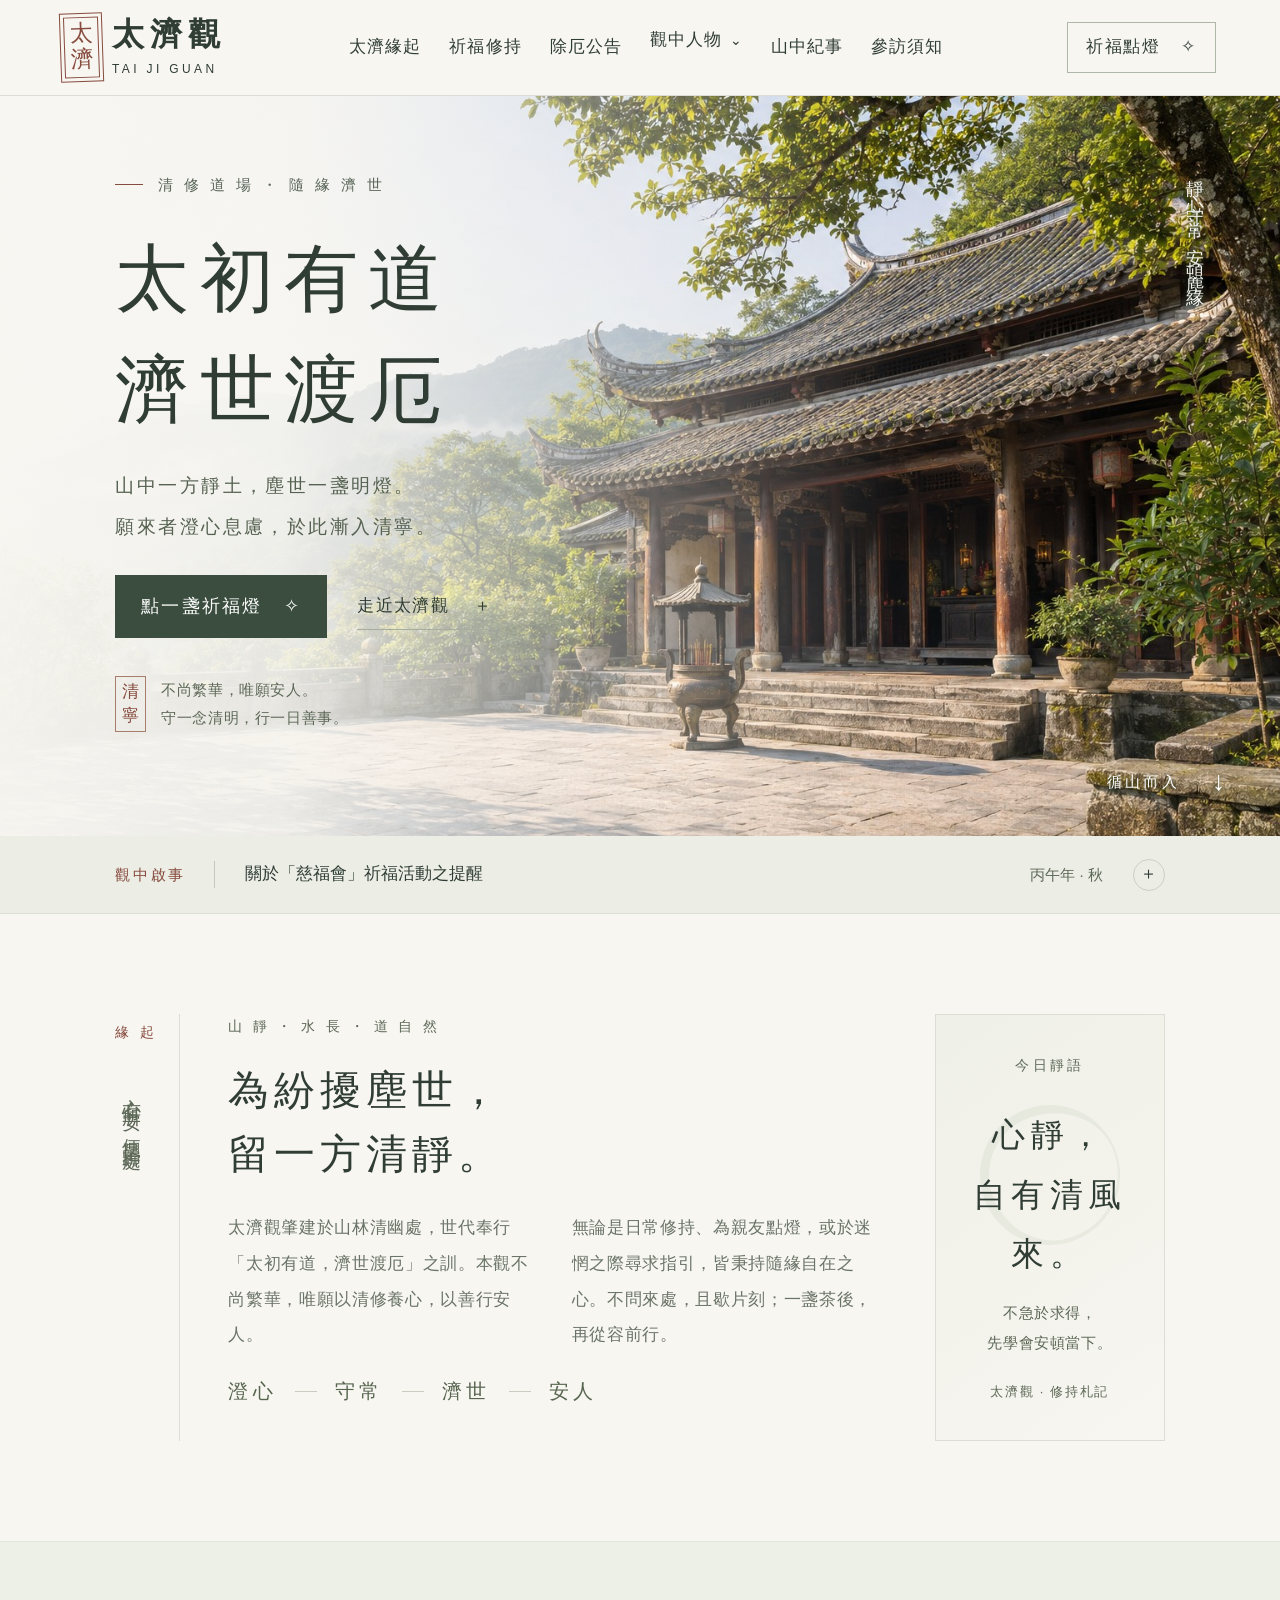
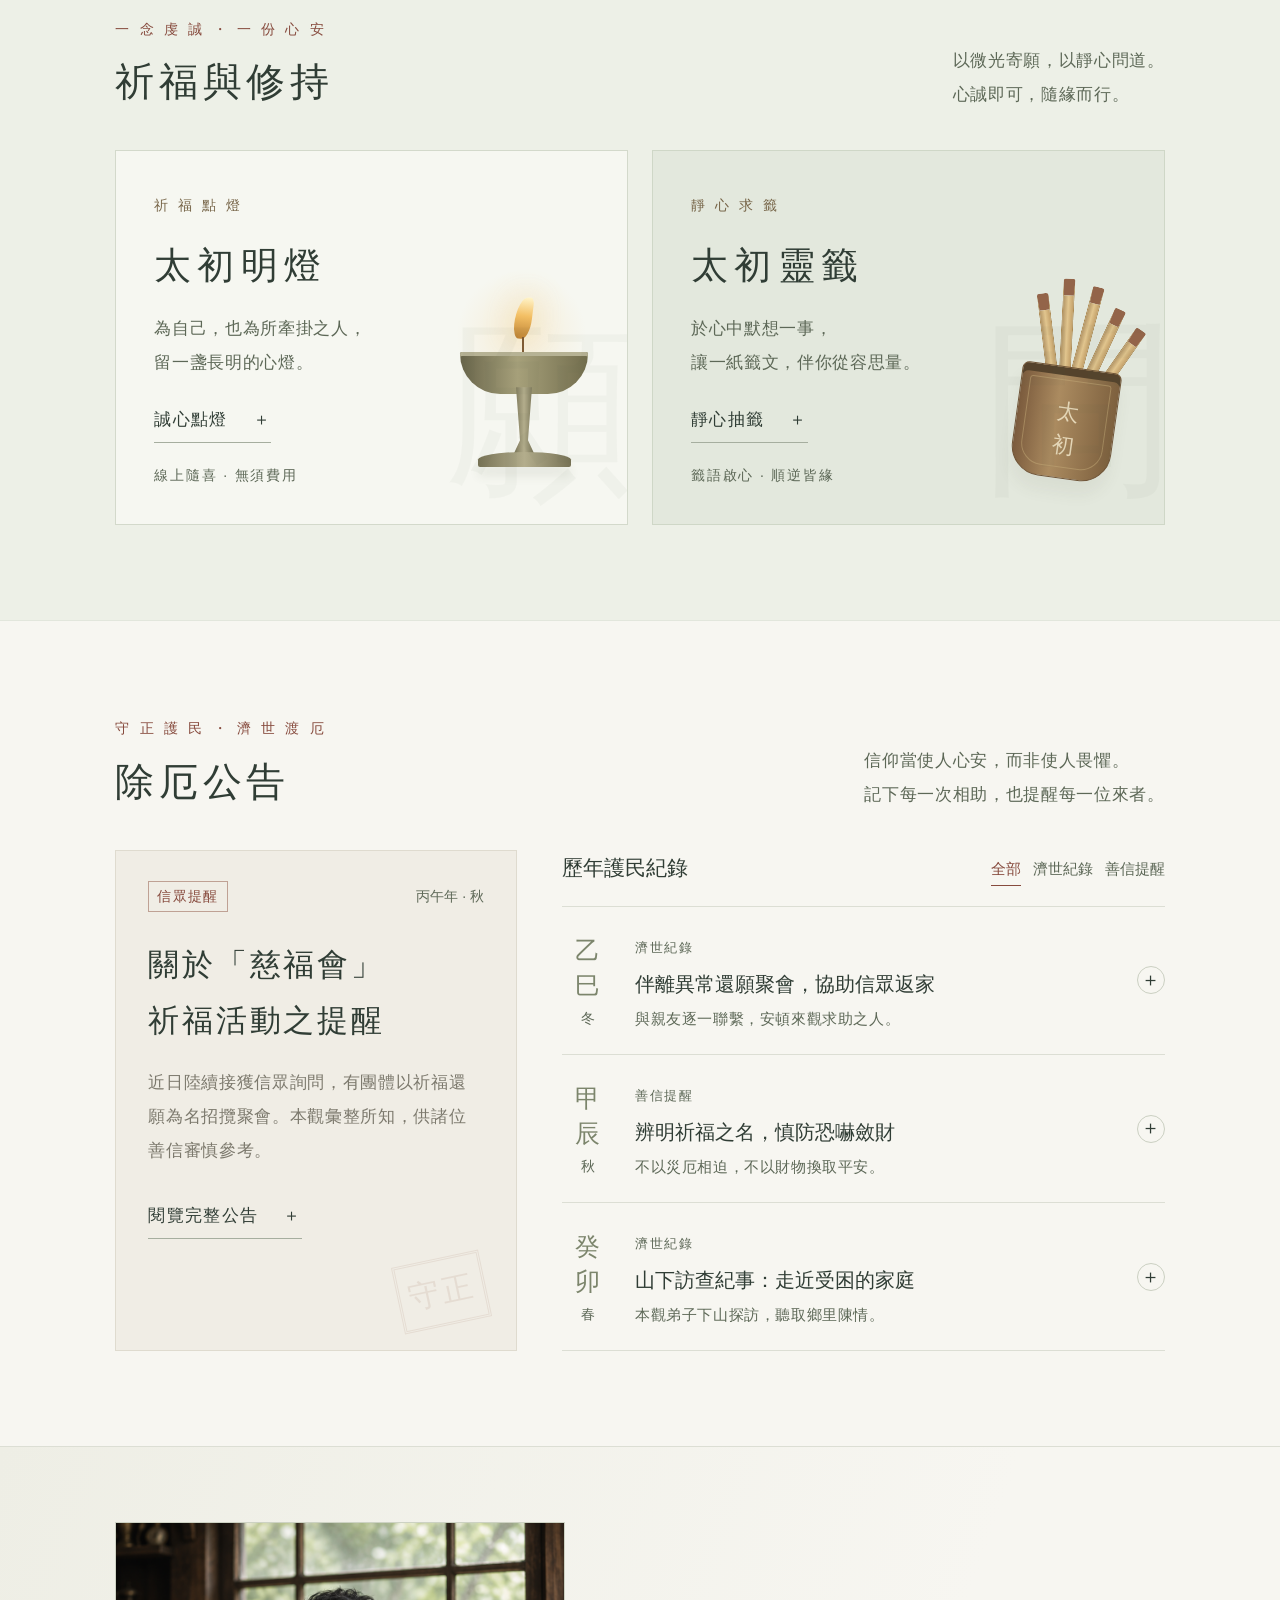
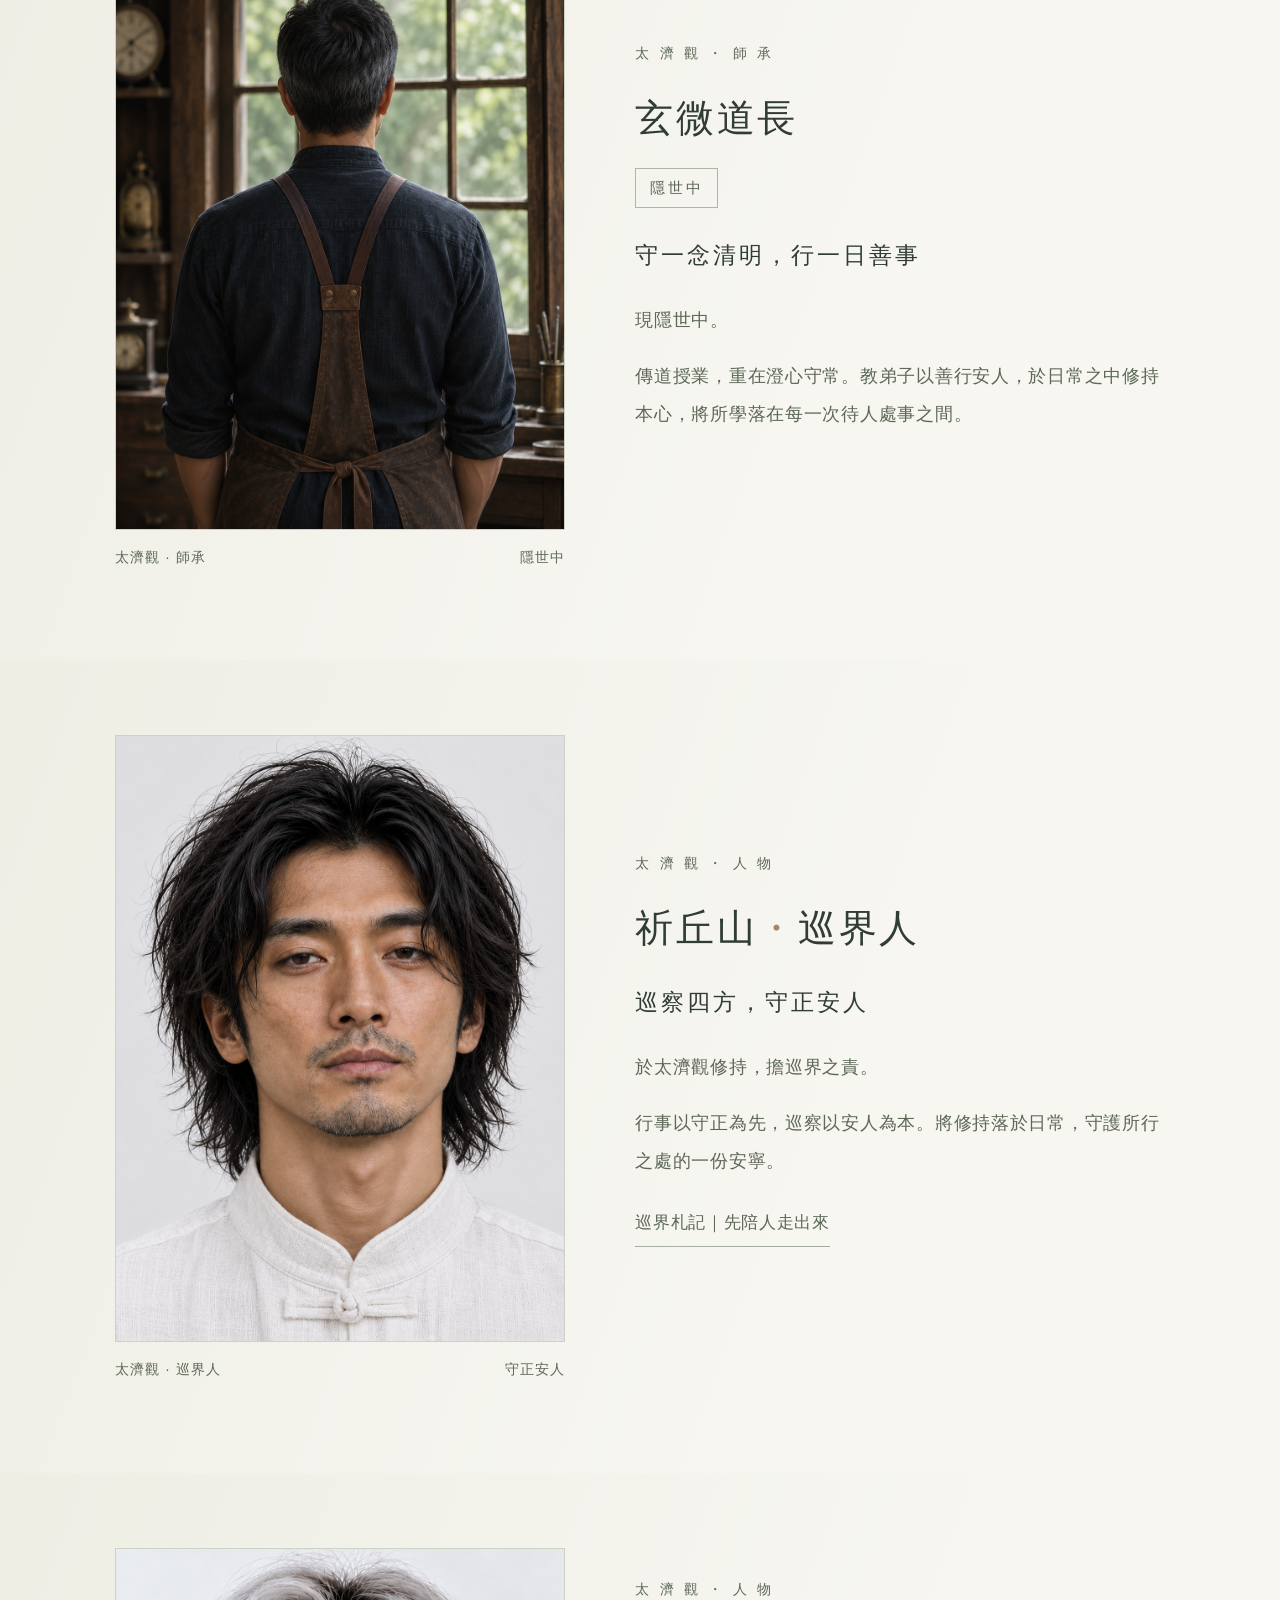
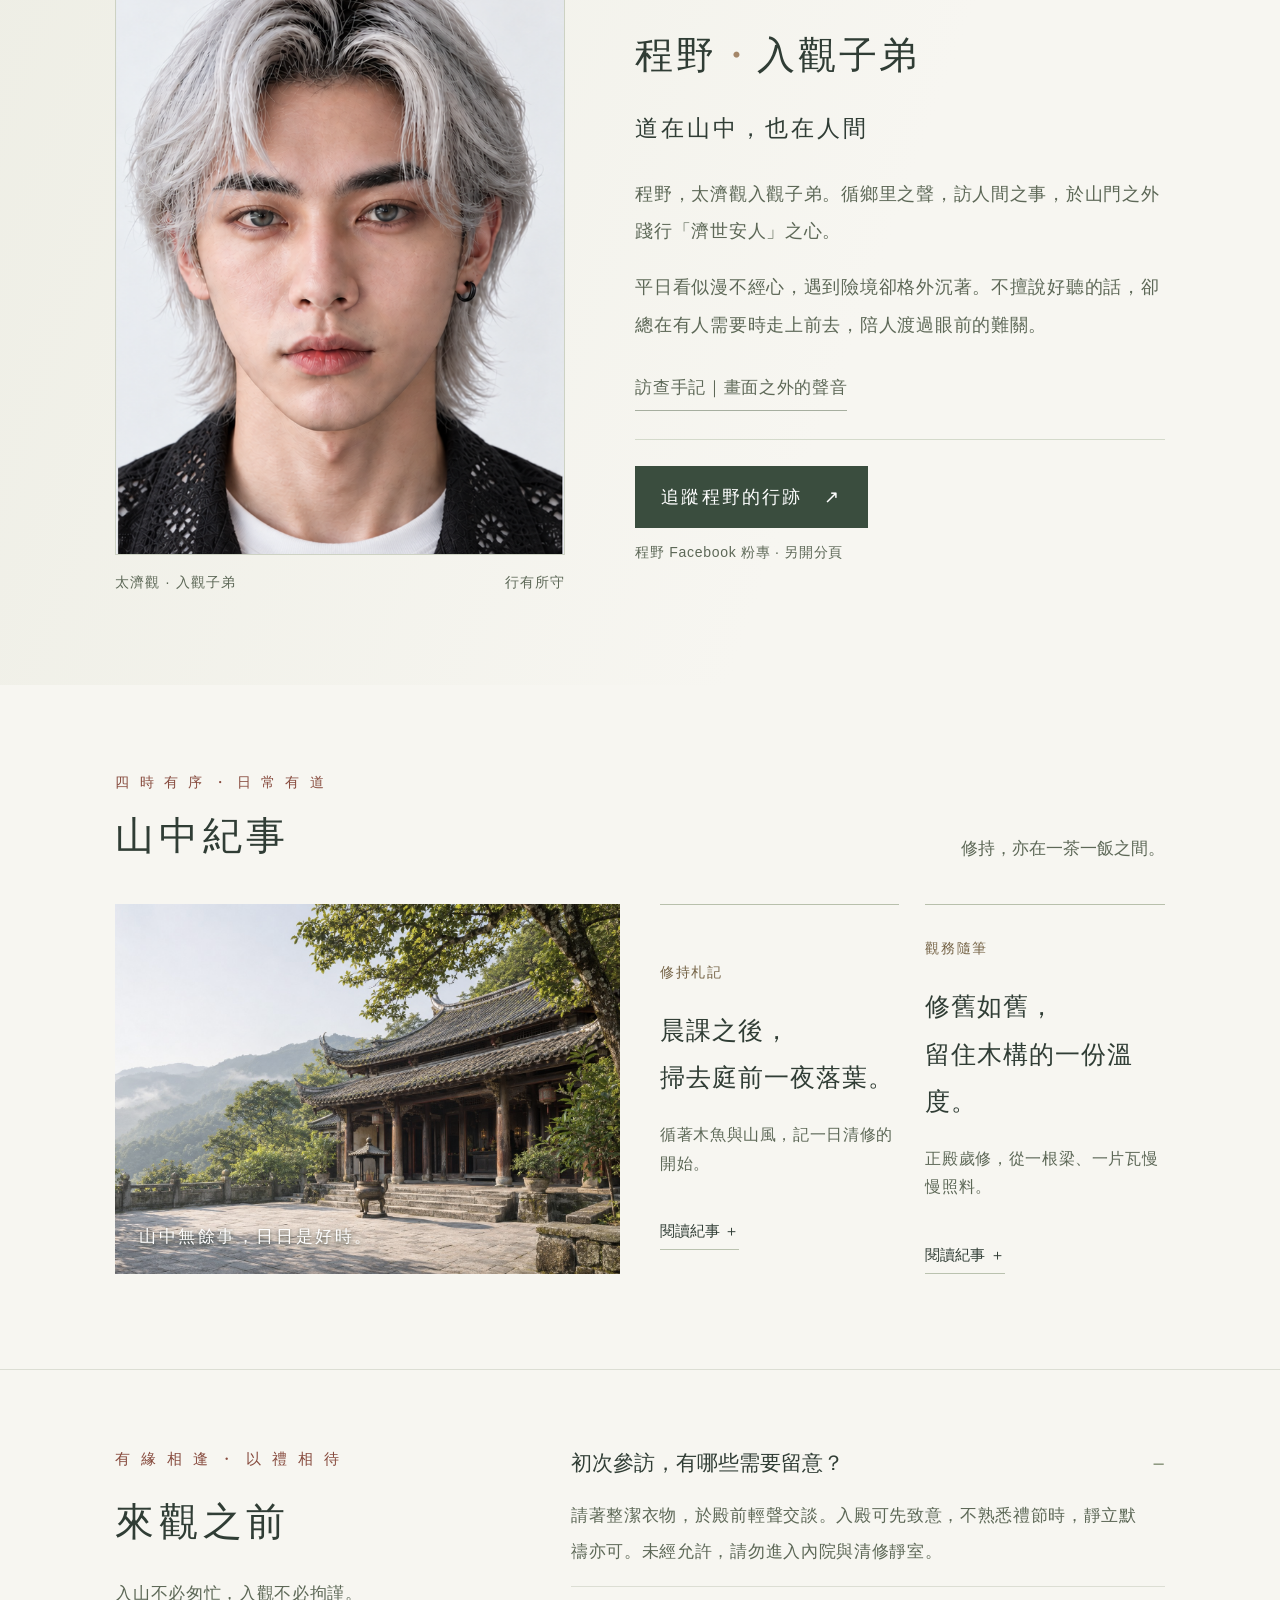
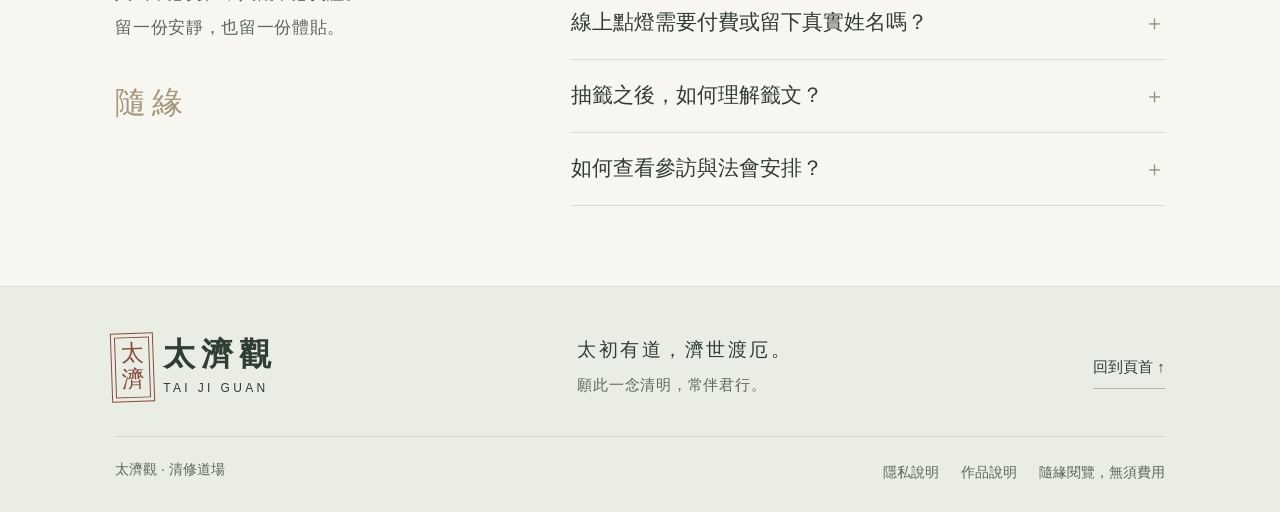
<file: index.html>
<!doctype html>
<html lang="zh-Hant">
<head>
  <meta charset="utf-8"><meta name="viewport" content="width=device-width,initial-scale=1">
  <meta name="theme-color" content="#f5f4ee">
  <title>太濟觀｜太初有道，濟世渡厄</title>
  <meta name="description" content="太濟觀清修道場。澄心守常，濟世安人。循一縷山風，點一盞明燈，於紛擾中尋回清寧。">
  <meta property="og:title" content="太濟觀｜太初有道，濟世渡厄"><meta property="og:description" content="山中一方靜土，塵世一盞明燈。祈福點燈、太初靈籤與除厄公告。"><meta property="og:type" content="website">
  <link rel="icon" type="image/svg+xml" href="seal.svg"><link rel="stylesheet" href="styles.css?v=20261124-r1">
  <script type="module" src="app.js?v=20261124-r1"></script>
</head>
<body>
<a class="skip" href="#main">跳至主要內容</a>
<header class="site-header">
  <a class="brand" href="#" aria-label="太濟觀首頁"><span class="brand-seal" aria-hidden="true">太<br>濟</span><span><strong>太濟觀</strong><small>TAI JI GUAN</small></span></a>
  <button class="menu-button" aria-expanded="false" aria-controls="navigation">選單 <span aria-hidden="true">☰</span></button>
  <nav id="navigation" aria-label="主要選單"><a href="#about">太濟緣起</a><a href="#practice">祈福修持</a><a href="#notices">除厄公告</a><details class="people-nav"><summary>觀中人物</summary><div class="people-links"><a href="#mentor">玄微道長</a><a href="#senior">祈丘山・巡界人</a><a href="#traveler">程野・入觀子弟</a></div></details><a href="#journal">山中紀事</a><a href="#visit">參訪須知</a></nav>
  <button class="header-ritual" data-open="lamp">祈福點燈 <span aria-hidden="true">✧</span></button>
</header>
<main id="main">
  <section class="hero" aria-labelledby="hero-title">
    <img class="hero-photo" src="temple.jpg" alt="晨光灑落山林中的太濟觀，木構殿宇前是一方清靜石庭" fetchpriority="high" width="1536" height="1024">
    <div class="hero-wash"></div><div class="hero-content">
      <p class="eyebrow"><span></span> 清 修 道 場 ・ 隨 緣 濟 世</p>
      <h1 id="hero-title">太初有道<span>濟世渡厄</span></h1>
      <p class="hero-copy">山中一方靜土，塵世一盞明燈。<br>願來者澄心息慮，於此漸入清寧。</p>
      <div class="hero-actions"><button class="button primary" data-open="lamp">點一盞祈福燈 <span aria-hidden="true">✧</span></button><a class="text-link" href="#about">走近太濟觀 <span aria-hidden="true">＋</span></a></div>
      <div class="hero-foot"><span class="small-seal">清<br>寧</span><p>不尚繁華，唯願安人。<br><span>守一念清明，行一日善事。</span></p></div>
    </div><p class="hero-vertical" aria-hidden="true">靜 心 守 常 ・ 安 頓 塵 緣</p>
    <a class="hero-bottom" href="#about">循山而入 <span aria-hidden="true">↓</span></a>
  </section>
  <div class="notice-strip"><span class="notice-label">觀中啟事</span><a href="#notices">關於「慈福會」祈福活動之提醒</a><span class="strip-date">丙午年 · 秋</span><button class="round-link" data-article="cifu" aria-label="閱讀慈福會提醒公告">＋</button></div>

  <section id="about" class="section about">
    <div class="section-side"><span class="eyebrow">緣 起</span><div class="vertical-text">心有所安，便是歸處。</div></div>
    <div class="about-main"><p class="eyebrow subtle">山 靜 ・ 水 長 ・ 道 自 然</p><h2>為紛擾塵世，<br>留一方清靜。</h2><div class="about-columns"><p>太濟觀肇建於山林清幽處，世代奉行「太初有道，濟世渡厄」之訓。本觀不尚繁華，唯願以清修養心，以善行安人。</p><p>無論是日常修持、為親友點燈，或於迷惘之際尋求指引，皆秉持隨緣自在之心。不問來處，且歇片刻；一盞茶後，再從容前行。</p></div><div class="about-rule"><span>澄心</span><i></i><span>守常</span><i></i><span>濟世</span><i></i><span>安人</span></div></div>
    <aside class="daily"><span class="eyebrow">今日靜語</span><div class="ink-circle" aria-hidden="true"></div><blockquote>心靜，<br>自有清風來。</blockquote><p>不急於求得，<br>先學會安頓當下。</p><span class="daily-mark">太濟觀 · 修持札記</span></aside>
  </section>

  <section id="practice" class="practice section-block">
    <div class="section-heading"><div><p class="eyebrow">一 念 虔 誠 ・ 一 份 心 安</p><h2>祈福與修持</h2></div><p>以微光寄願，以靜心問道。<br>心誠即可，隨緣而行。</p></div>
    <div class="practice-grid">
      <article class="ritual-card lamp-card"><div class="ritual-copy"><span class="card-kicker">祈 福 點 燈</span><h3>太初明燈</h3><p>為自己，也為所牽掛之人，<br>留一盞長明的心燈。</p><button class="text-link" data-open="lamp">誠心點燈 <span aria-hidden="true">＋</span></button><small>線上隨喜 · 無須費用</small></div><div class="lamp-art" aria-hidden="true"><div class="halo"></div><div class="flame"></div><div class="wick"></div><div class="bowl"></div><div class="stem"></div><div class="base"></div></div><span class="card-watermark" aria-hidden="true">願</span></article>
      <article class="ritual-card fortune-card"><div class="ritual-copy"><span class="card-kicker">靜 心 求 籤</span><h3>太初靈籤</h3><p>於心中默想一事，<br>讓一紙籤文，伴你從容思量。</p><button class="text-link" data-open="fortune">靜心抽籤 <span aria-hidden="true">＋</span></button><small>籤語啟心 · 順逆皆緣</small></div><div class="fortune-art" aria-hidden="true"><i></i><i></i><i></i><i></i><i></i><div class="fortune-cup"><span>太<br>初</span></div></div><span class="card-watermark" aria-hidden="true">問</span></article>
    </div>
  </section>

  <section id="notices" class="notices section-block">
    <div class="section-heading"><div><p class="eyebrow">守 正 護 民 ・ 濟 世 渡 厄</p><h2>除厄公告</h2></div><p>信仰當使人心安，而非使人畏懼。<br>記下每一次相助，也提醒每一位來者。</p></div>
    <div class="notice-layout"><article class="featured-notice"><div><span class="tag">信眾提醒</span><span class="article-date">丙午年 · 秋</span></div><h3>關於「慈福會」<br>祈福活動之提醒</h3><p>近日陸續接獲信眾詢問，有團體以祈福還願為名招攬聚會。本觀彙整所知，供諸位善信審慎參考。</p><button class="text-link" data-article="cifu">閱覽完整公告 <span aria-hidden="true">＋</span></button><span class="featured-seal" aria-hidden="true">守正</span></article>
    <div class="archive"><div class="archive-top"><h3>歷年護民紀錄</h3><div class="filters" role="group" aria-label="公告分類"><button aria-pressed="true" data-filter="all">全部</button><button aria-pressed="false" data-filter="aid">濟世紀錄</button><button aria-pressed="false" data-filter="notice">善信提醒</button></div></div>
      <article class="archive-row" data-kind="aid"><span class="year">乙巳<span>冬</span></span><div><span class="row-type">濟世紀錄</span><h4><button data-article="return">伴離異常還願聚會，協助信眾返家</button></h4><p>與親友逐一聯繫，安頓來觀求助之人。</p></div><button class="round-link" data-article="return" aria-label="閱讀協助信眾返家紀錄">＋</button></article>
      <article class="archive-row" data-kind="notice"><span class="year">甲辰<span>秋</span></span><div><span class="row-type">善信提醒</span><h4><button data-article="discern">辨明祈福之名，慎防恐嚇斂財</button></h4><p>不以災厄相迫，不以財物換取平安。</p></div><button class="round-link" data-article="discern" aria-label="閱讀慎防恐嚇斂財提醒">＋</button></article>
      <article class="archive-row" data-kind="aid"><span class="year">癸卯<span>春</span></span><div><span class="row-type">濟世紀錄</span><h4><button data-article="visits">山下訪查紀事：走近受困的家庭</button></h4><p>本觀弟子下山探訪，聽取鄉里陳情。</p></div><button class="round-link" data-article="visits" aria-label="閱讀山下訪查紀事">＋</button></article>
    </div></div>
  </section>

  <section id="mentor" class="traveler mentor section-block" aria-labelledby="mentor-heading">
    <div class="traveler-layout">
      <figure class="traveler-portrait">
        <div class="mentor-portrait"><img src="xuanwei.png?v=secluded-1" alt="玄微道長身著深色衣衫，背對鏡頭靜立木窗前，不露正臉" loading="lazy"></div>
        <figcaption><span>太濟觀 · 師承</span><span>隱世中</span></figcaption>
      </figure>
      <div class="traveler-copy">
        <p class="eyebrow subtle">太 濟 觀 ・ 師 承</p>
        <h2 id="mentor-heading">玄微道長</h2>
        <p class="mentor-status">隱世中</p>
        <p class="traveler-lead">守一念清明，行一日善事</p>
        <p>現隱世中。</p>
        <p>傳道授業，重在澄心守常。教弟子以善行安人，於日常之中修持本心，將所學落在每一次待人處事之間。</p>
      </div>
    </div>
  </section>

  <section id="senior" class="traveler mentor section-block" aria-labelledby="senior-heading">
    <div class="traveler-layout">
      <figure class="traveler-portrait">
        <div class="mentor-portrait"><img src="qi-qiushan.png" alt="祈丘山的肖像，黑色長髮，身穿白色立領衣衫" loading="lazy"></div>
        <figcaption><span>太濟觀 · 巡界人</span><span aria-hidden="true">守正安人</span></figcaption>
      </figure>
      <div class="traveler-copy">
        <p class="eyebrow subtle">太 濟 觀 ・ 人 物</p>
        <h2 id="senior-heading">祈丘山<span class="traveler-name-divider">・</span><span>巡界人</span></h2>
        <p class="traveler-lead">巡察四方，守正安人</p>
        <p>於太濟觀修持，擔巡界之責。</p>
        <p>行事以守正為先，巡察以安人為本。將修持落於日常，守護所行之處的一份安寧。</p><p class="person-record"><a class="text-link" href="#article/qi-record" data-article="qi-record">巡界札記｜先陪人走出來</a></p>
      </div>
    </div>
  </section>

  <section id="traveler" class="traveler section-block" aria-labelledby="traveler-heading">

    <div class="traveler-layout">
      <figure class="traveler-portrait">
        <div class="portrait-window"><img src="cheng-ye.png" alt="程野的正面肖像：銀灰色短髮、黑色耳環，身穿黑色鏤空襯衫與白色內搭" width="1672" height="941" loading="lazy"></div>
        <figcaption><span>太濟觀 · 入觀子弟</span><span aria-hidden="true">行有所守</span></figcaption>
      </figure>
      <div class="traveler-copy">
        <p class="eyebrow subtle">太 濟 觀 ・ 人 物</p>
        <h2 id="traveler-heading">程野<span class="traveler-name-divider">・</span><span>入觀子弟</span></h2>
        <p class="traveler-lead">道在山中，也在人間</p>
        <p>程野，太濟觀入觀子弟。循鄉里之聲，訪人間之事，於山門之外踐行「濟世安人」之心。</p>
        <p>平日看似漫不經心，遇到險境卻格外沉著。不擅說好聽的話，卻總在有人需要時走上前去，陪人渡過眼前的難關。</p><p class="person-record"><a class="text-link" href="#article/cheng-record" data-article="cheng-record">訪查手記｜畫面之外的聲音</a></p>
        <div class="traveler-follow"><a class="button primary" href="https://www.facebook.com/profile.php?id=61594107989457" target="_blank" rel="noopener noreferrer" aria-label="追蹤程野的行跡（Facebook，另開分頁）">追蹤程野的行跡 <span aria-hidden="true">↗</span></a><span class="traveler-link-note">程野 Facebook 粉專 · 另開分頁</span></div>
      </div>
    </div>
  </section>

  <section id="journal" class="journal section-block"><div class="section-heading"><div><p class="eyebrow">四 時 有 序 ・ 日 常 有 道</p><h2>山中紀事</h2></div><span class="section-note">修持，亦在一茶一飯之間。</span></div><div class="journal-layout"><div class="journal-image"><img src="temple.jpg" alt="太濟觀正殿的木柱、瓦簷與晨光" loading="lazy" width="1536" height="1024"><span>山中無餘事，日日是好時。</span></div><div class="journal-list"><button data-article="morning"><span>修持札記</span><h3>晨課之後，<br>掃去庭前一夜落葉。</h3><p>循著木魚與山風，記一日清修的開始。</p><b>閱讀紀事 ＋</b></button><button data-article="wood"><span>觀務隨筆</span><h3>修舊如舊，<br>留住木構的一份溫度。</h3><p>正殿歲修，從一根梁、一片瓦慢慢照料。</p><b>閱讀紀事 ＋</b></button></div></div></section>

  <section id="visit" class="visit section-block"><div><p class="eyebrow">有 緣 相 逢 ・ 以 禮 相 待</p><h2>來觀之前</h2><p class="visit-intro">入山不必匆忙，入觀不必拘謹。<br>留一份安靜，也留一份體貼。</p><div class="visit-seal" aria-hidden="true">隨緣</div></div><div class="faq"><details open><summary>初次參訪，有哪些需要留意？</summary><p>請著整潔衣物，於殿前輕聲交談。入殿可先致意，不熟悉禮節時，靜立默禱亦可。未經允許，請勿進入內院與清修靜室。</p></details><details><summary>線上點燈需要付費或留下真實姓名嗎？</summary><p>無須費用。以稱呼或暱稱即可點燈，祈願可留白。填寫內容只在當前瀏覽器中呈現，不會傳送至本觀或公開展示；離開頁面即不保留，可自行下載祈福卡。</p></details><details><summary>抽籤之後，如何理解籤文？</summary><p>籤文是靜心與思量的引子，不是對未來的保證。請依自身處境從容參照，重要決定仍應查證資訊，與可信任的人商量。</p></details><details><summary>如何查看參訪與法會安排？</summary><p>本頁目前開放線上祈福與觀中紀事閱覽，尚未開放實體參訪預約，也不受理任何款項。後續安排以觀中正式公告為準。</p></details></div></section>
</main>
<footer><div class="footer-top"><a class="brand" href="#"><span class="brand-seal" aria-hidden="true">太<br>濟</span><span><strong>太濟觀</strong><small>TAI JI GUAN</small></span></a><p>太初有道，濟世渡厄。<br><span>願此一念清明，常伴君行。</span></p><a href="#main" class="back-top">回到頁首 ↑</a></div><div class="footer-bottom"><span>太濟觀 · 清修道場</span><div><button data-article="privacy">隱私說明</button><button data-article="aboutWork">作品說明</button><span>隨緣閱覽，無須費用</span></div></div></footer>

<dialog id="lamp-dialog" aria-labelledby="lamp-heading" class="ritual-dialog"><button class="dialog-close" aria-label="關閉點燈視窗">×</button><div class="dialog-head"><span class="eyebrow">一 燈 一 願</span><h2 id="lamp-heading">太初明燈</h2><p>安住當下，為心中牽掛點一盞燈。</p></div><form id="lamp-form"><label for="prayer-name">稱呼或暱稱 <span>必填</span></label><input id="prayer-name" name="name" maxlength="24" placeholder="該如何稱呼您？" autocomplete="off" required><fieldset><legend>所願之事</legend><div class="wish-options"><label><input type="radio" name="wish" value="平安順遂" checked><span>平安順遂</span></label><label><input type="radio" name="wish" value="身心清寧"><span>身心清寧</span></label><label><input type="radio" name="wish" value="家人安好"><span>家人安好</span></label><label><input type="radio" name="wish" value="前路澄明"><span>前路澄明</span></label></div></fieldset><label for="prayer-message">留一句心願 <span>選填</span></label><textarea id="prayer-message" name="message" rows="2" maxlength="80" placeholder="也可將心願留在心裡。"></textarea><p class="form-note">僅在此頁呈現，不會上傳或公開。無須付費。</p><button class="button primary wide" type="submit">誠心點燈 ✧</button><p id="lamp-error" class="form-error" role="alert"></p></form><section id="lamp-result" hidden aria-live="polite"><div class="result-lamp lamp-art" aria-hidden="true"><div class="halo"></div><div class="flame"></div><div class="wick"></div><div class="bowl"></div><div class="stem"></div><div class="base"></div></div><p class="result-kicker">燈 火 已 燃</p><h3 id="blessing-name"></h3><p id="blessing-wish"></p><p id="blessing-message"></p><p class="blessing-copy">願此微光伴君安度歲月，<br>心神澄明，諸事平順。</p><button class="button primary" id="save-card">保存祈福卡</button><button class="button quiet" id="relight">再為一人點燈</button><p class="form-note">祈福卡會下載至您的裝置。</p></section></dialog>

<dialog id="fortune-dialog" aria-labelledby="fortune-heading" class="ritual-dialog"><button class="dialog-close" aria-label="關閉求籤視窗">×</button><div class="dialog-head"><span class="eyebrow">靜 心 問 道</span><h2 id="fortune-heading">太初靈籤</h2><p>請沉澱思緒，於心中默想一事。</p></div><div id="fortune-start"><div class="fortune-art dialog-fortune" aria-hidden="true"><i></i><i></i><i></i><i></i><i></i><div class="fortune-cup"><span>太<br>初</span></div></div><label for="fortune-topic">今日所問</label><select id="fortune-topic"><option value="心境">心境與方向</option><option value="人際">人際與相處</option><option value="學業">學業與工作</option><option value="家人">家人與生活</option></select><button id="draw-fortune" class="button primary wide">靜心抽籤</button><p id="draw-status" class="form-note" aria-live="polite">心念平穩後，再輕觸籤筒。</p></div><section id="fortune-result" hidden aria-live="polite"><span id="fortune-number" class="fortune-number"></span><h3 id="fortune-title"></h3><p id="fortune-poem" class="poem"></p><p class="result-caption">籤已得，請靜心閱覽。</p><details class="fortune-explanation"><summary>查看籤解</summary><p id="fortune-reading"></p><p id="fortune-topic-reading"></p></details><p class="form-note">籤文旨在提點心境，順逆皆緣，唯願從容以對。</p><button class="button quiet" id="redraw">再靜心片刻</button></section></dialog>
<dialog id="article-dialog" class="article-dialog" aria-labelledby="article-heading"><div class="article-toolbar"><button class="dialog-close" aria-label="關閉文章">×</button></div><div class="article-scroll" tabindex="0" aria-label="文章內容"><p id="article-meta" class="eyebrow"></p><h2 id="article-heading"></h2><div id="article-body" class="article-body"></div><div class="article-footer"><span class="small-seal" aria-hidden="true">太<br>濟</span><span>太濟觀 · 知客堂</span><button class="text-link close-article">閱畢，返回</button></div></div></dialog>
<noscript><style>.noscript{position:static}.menu-button{display:none}</style><div class="noscript">點燈與抽籤需要啟用 JavaScript。<a href="archive.html">前往公告與紀事全文</a> · <a href="#about">太濟緣起</a> · <a href="#visit">參訪須知</a></div></noscript>
</body></html>
</file>
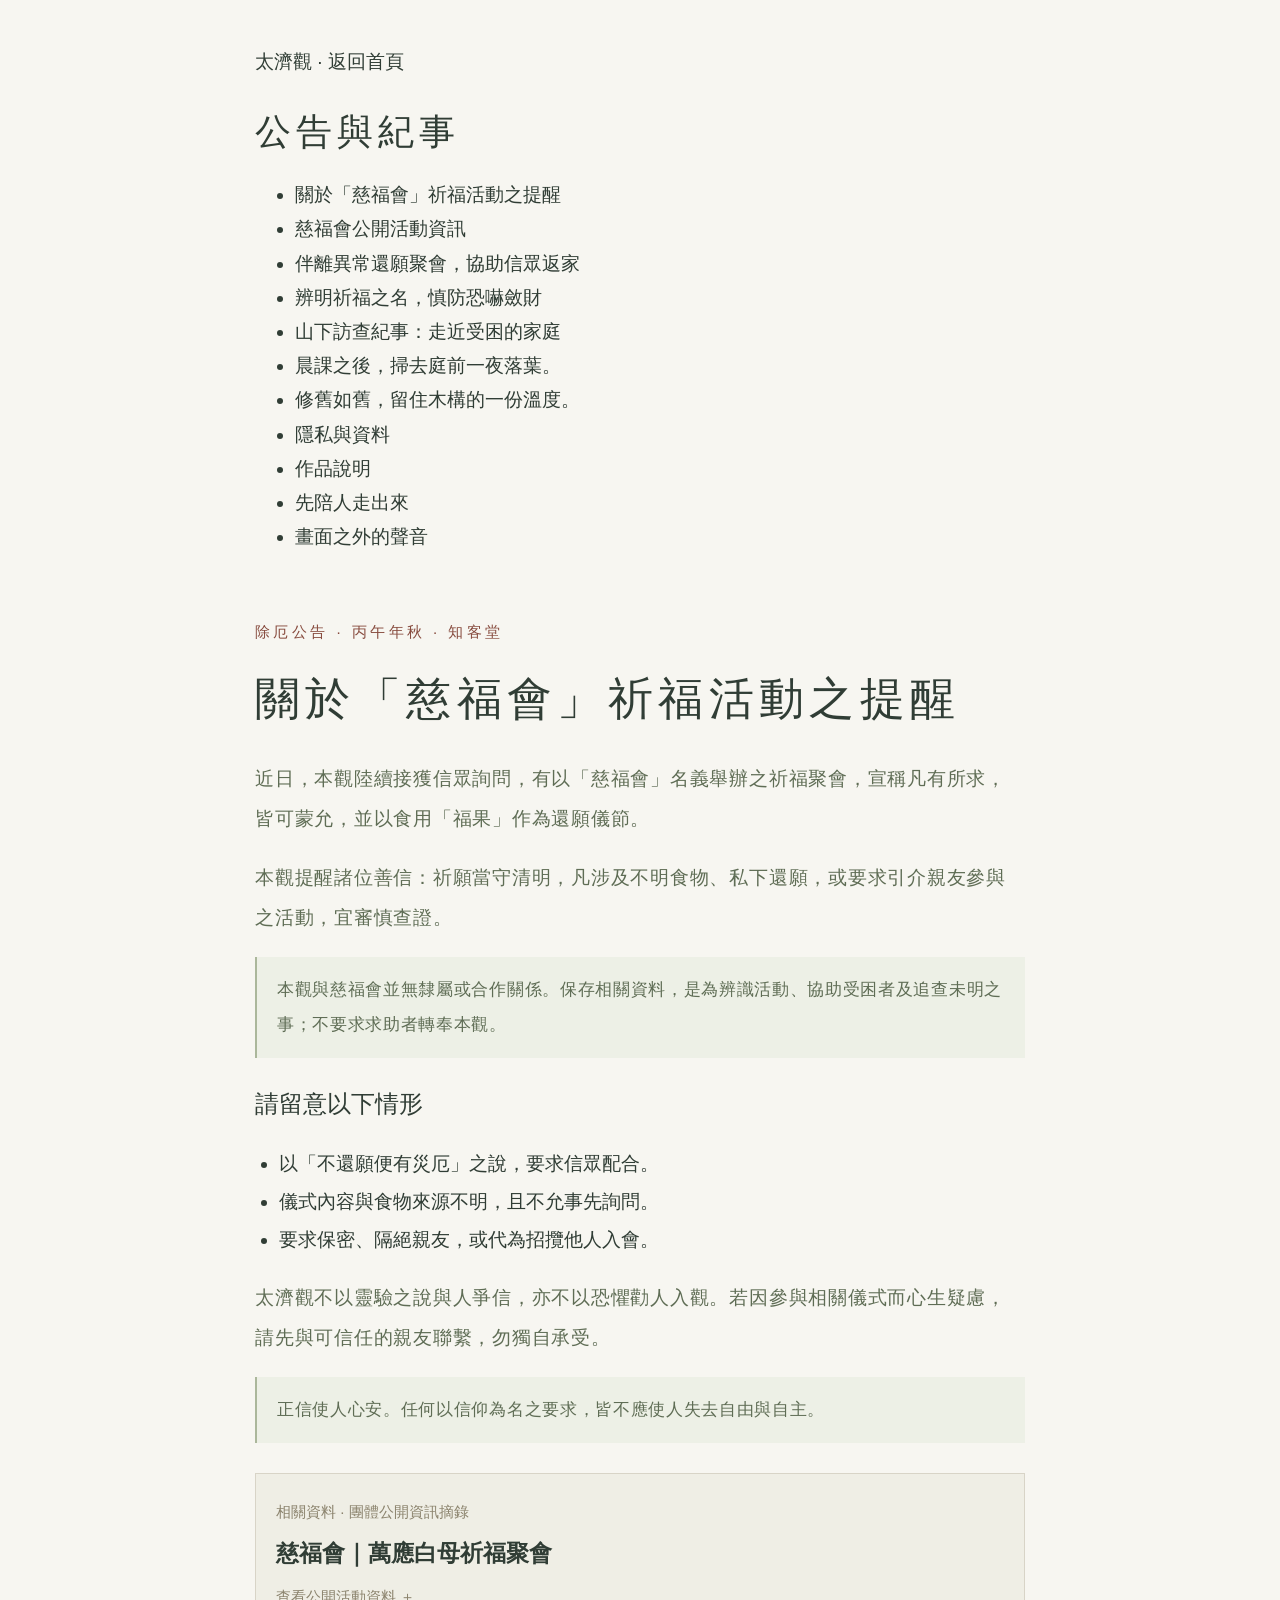
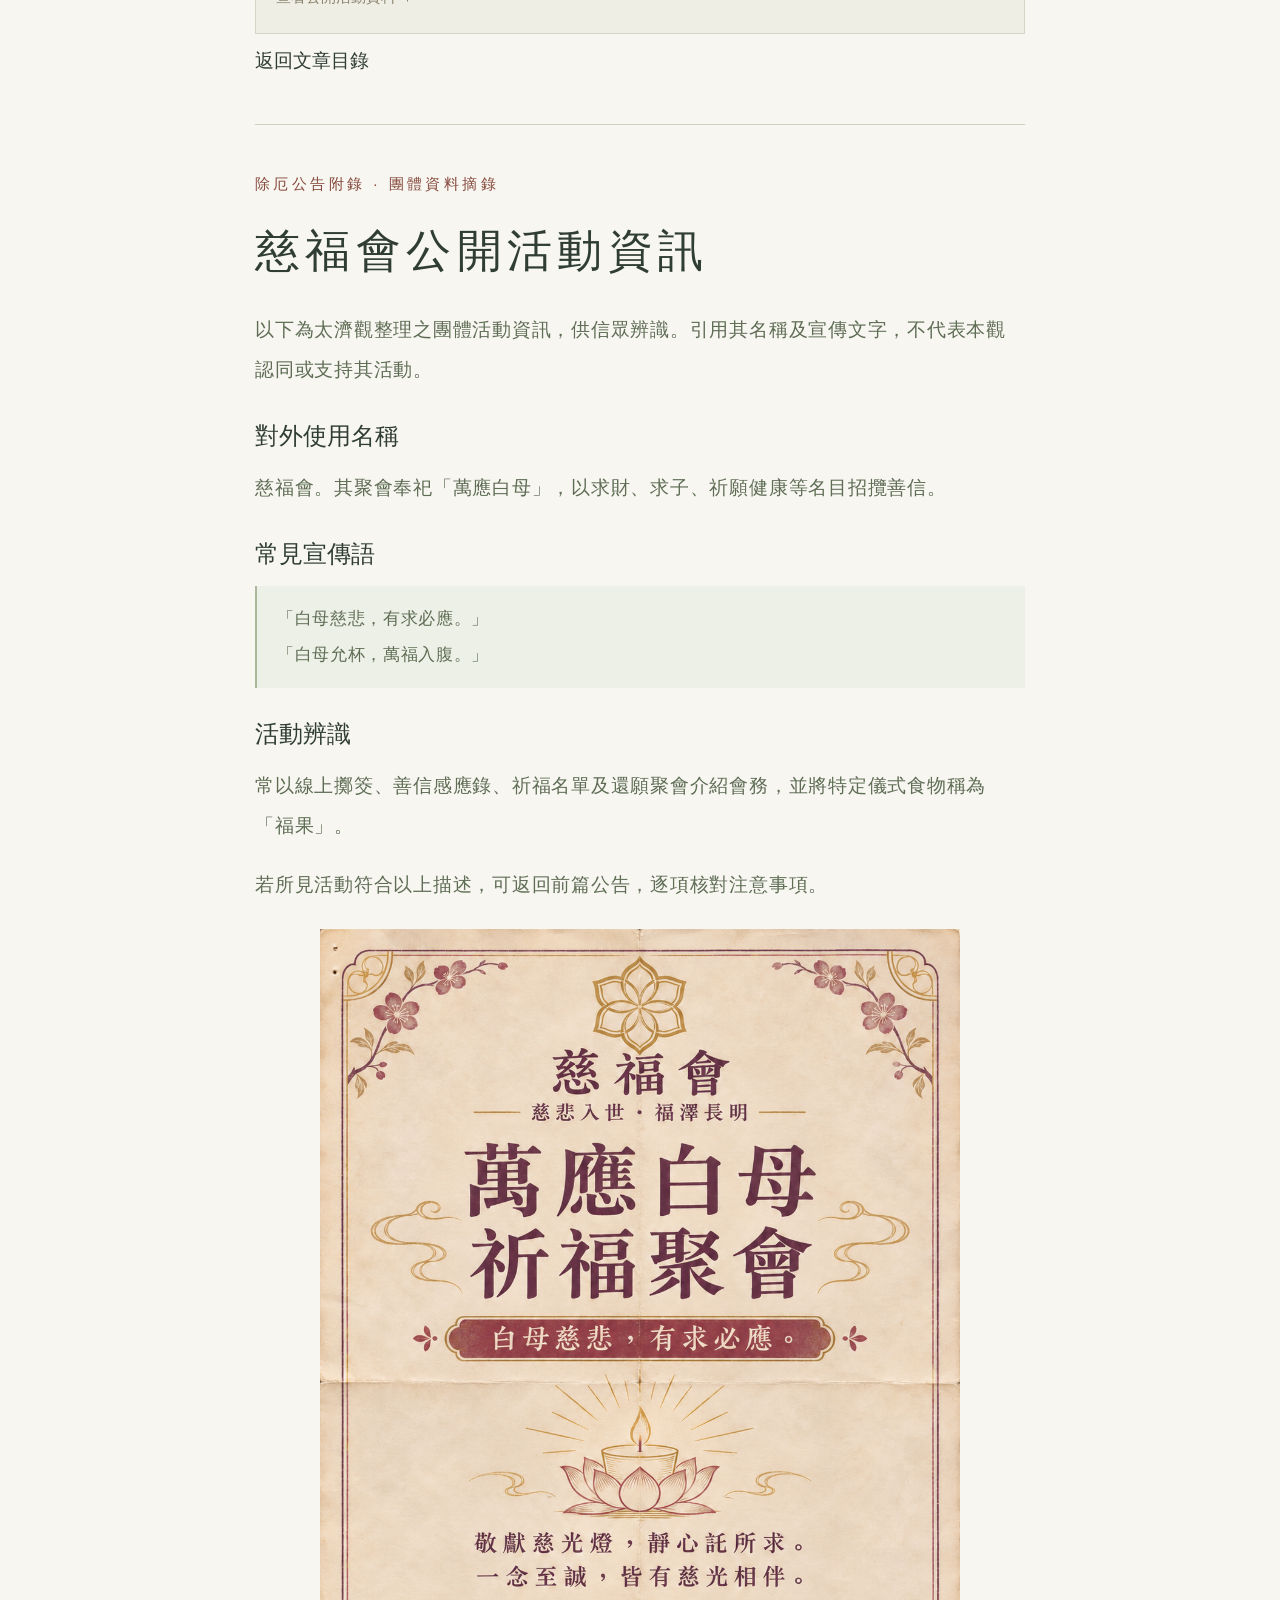
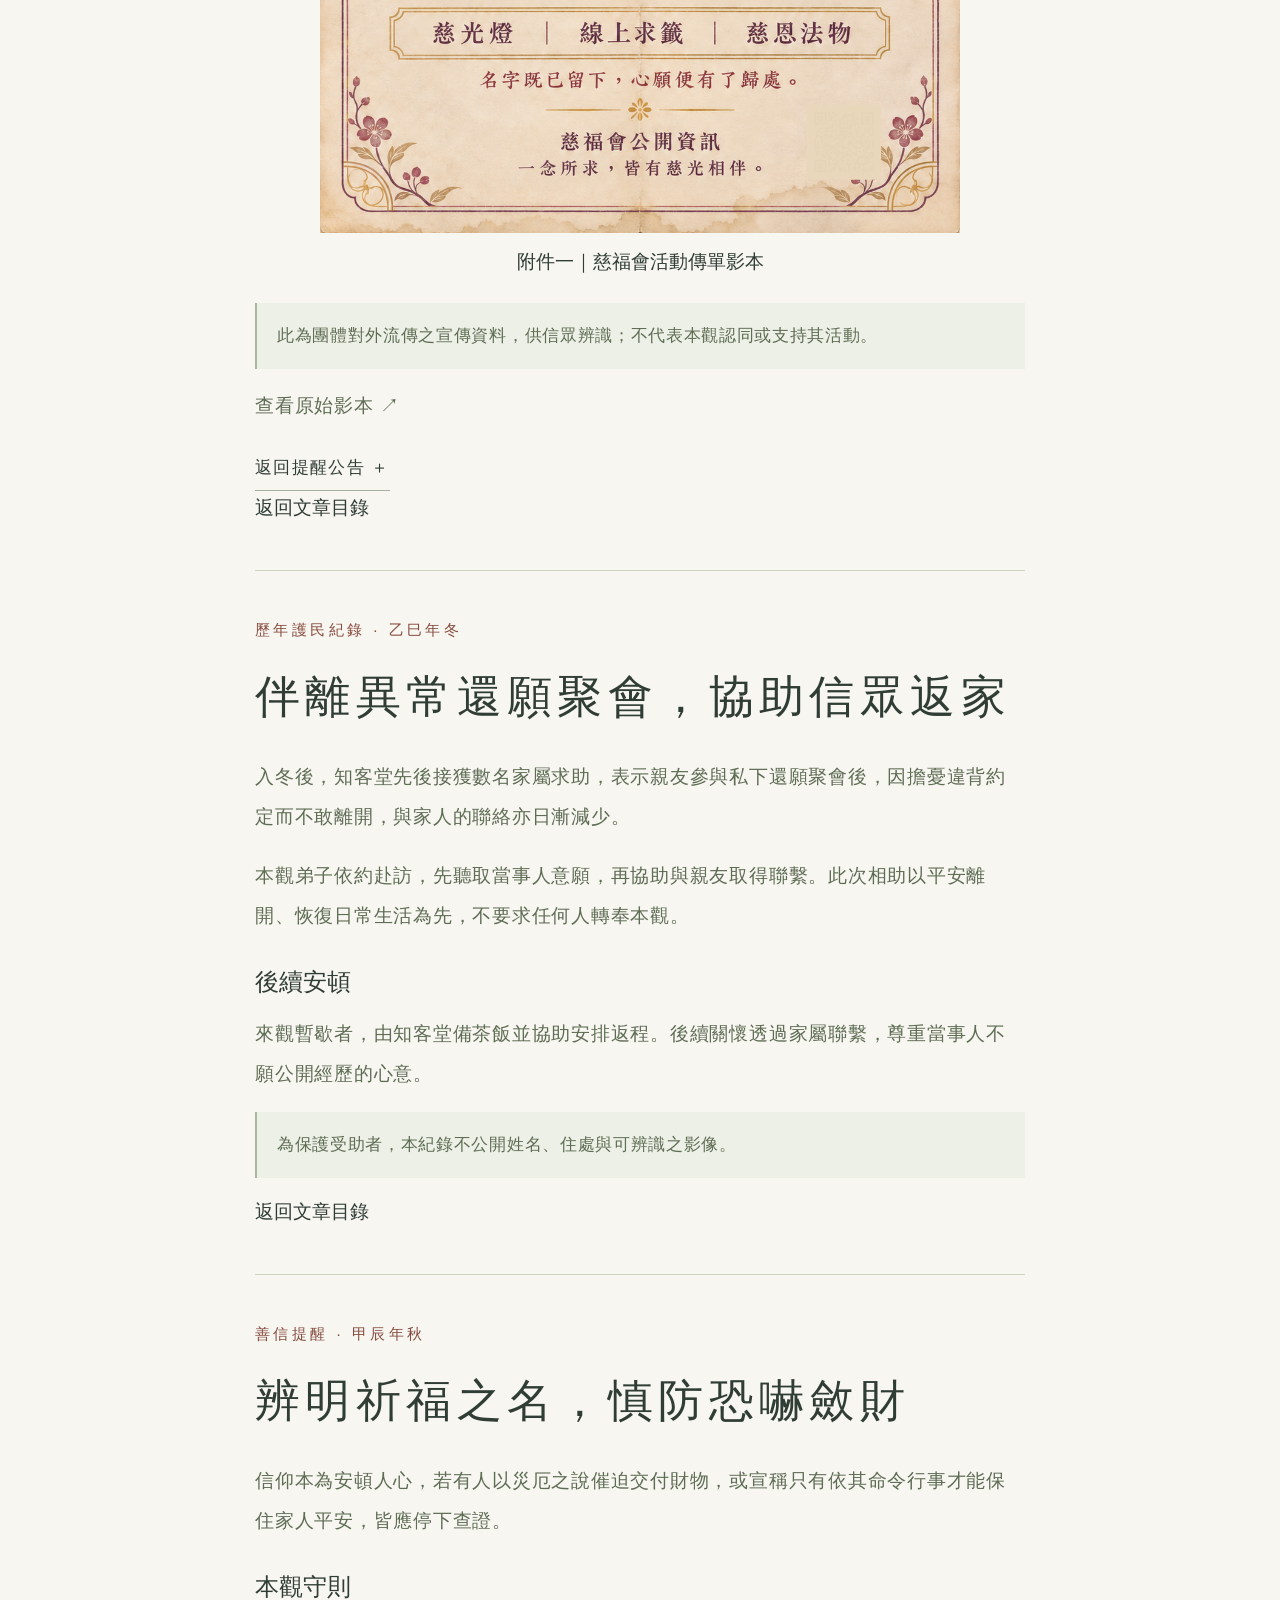
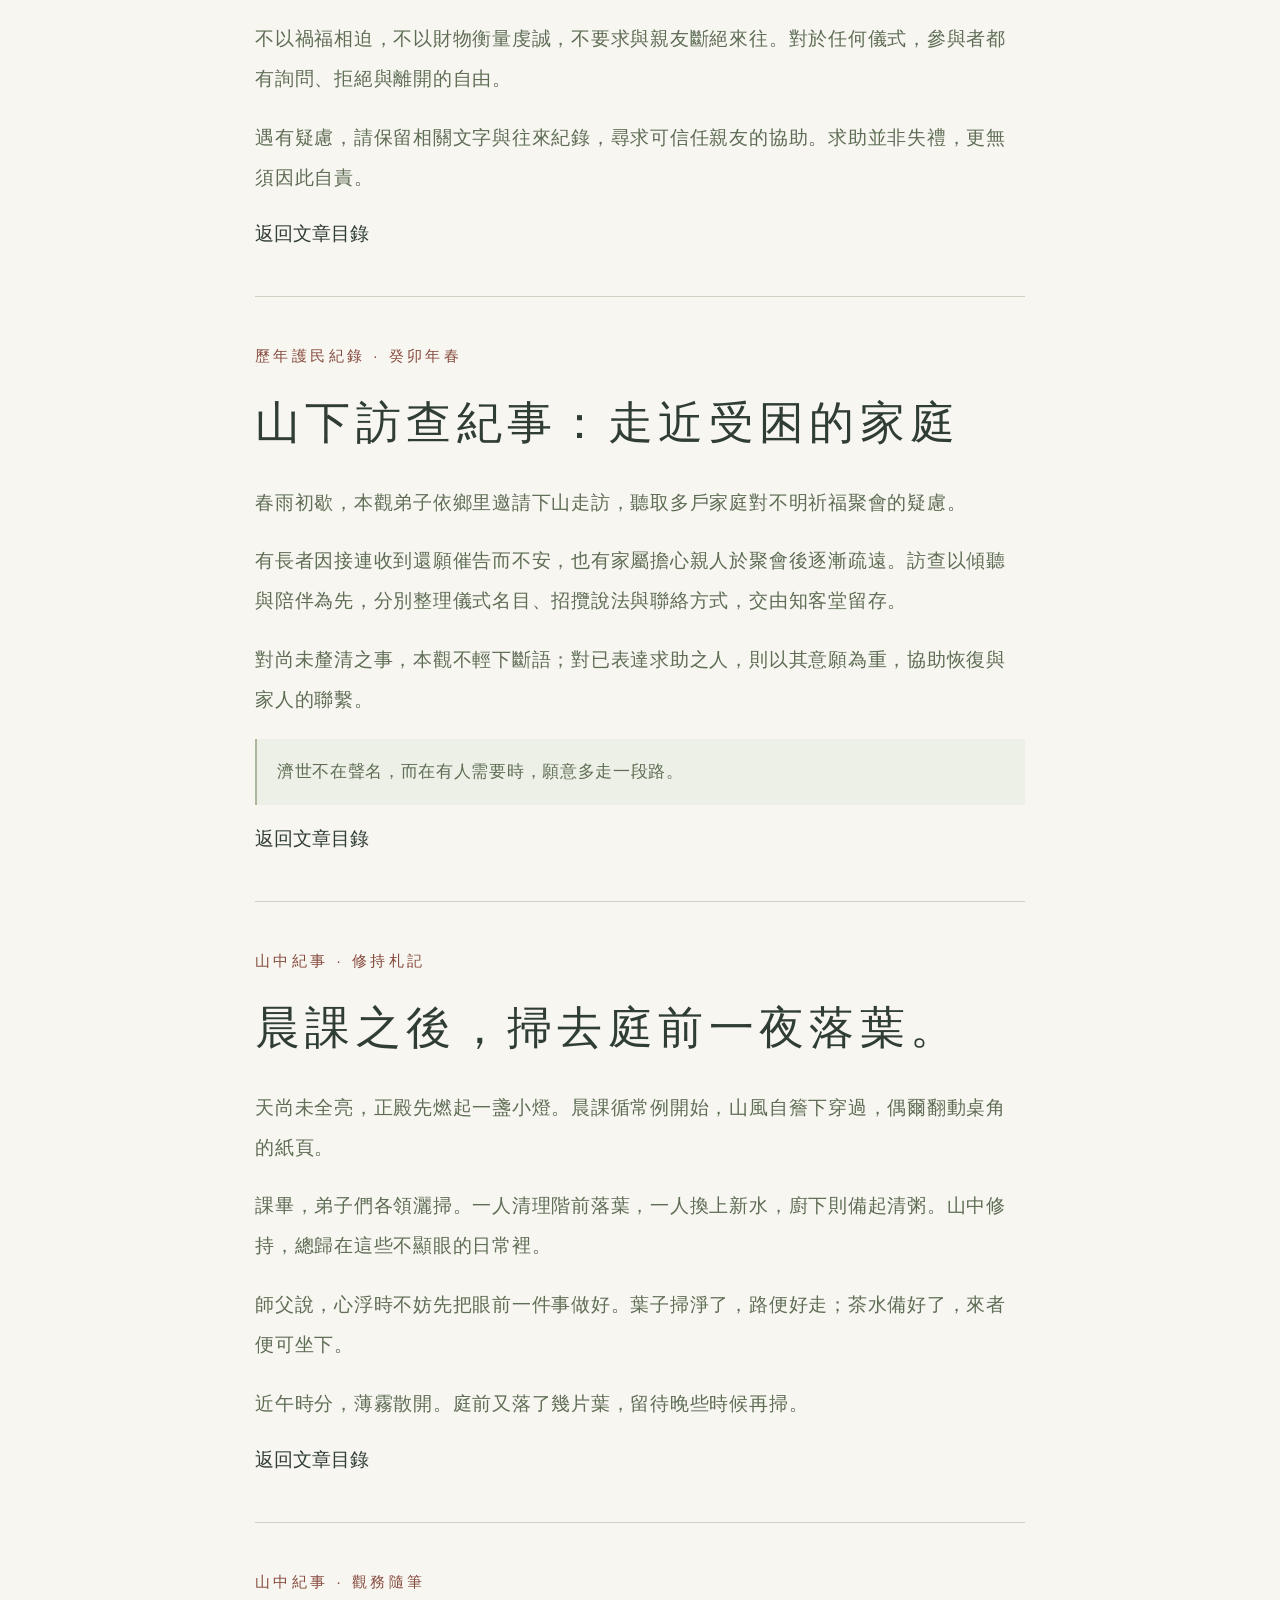
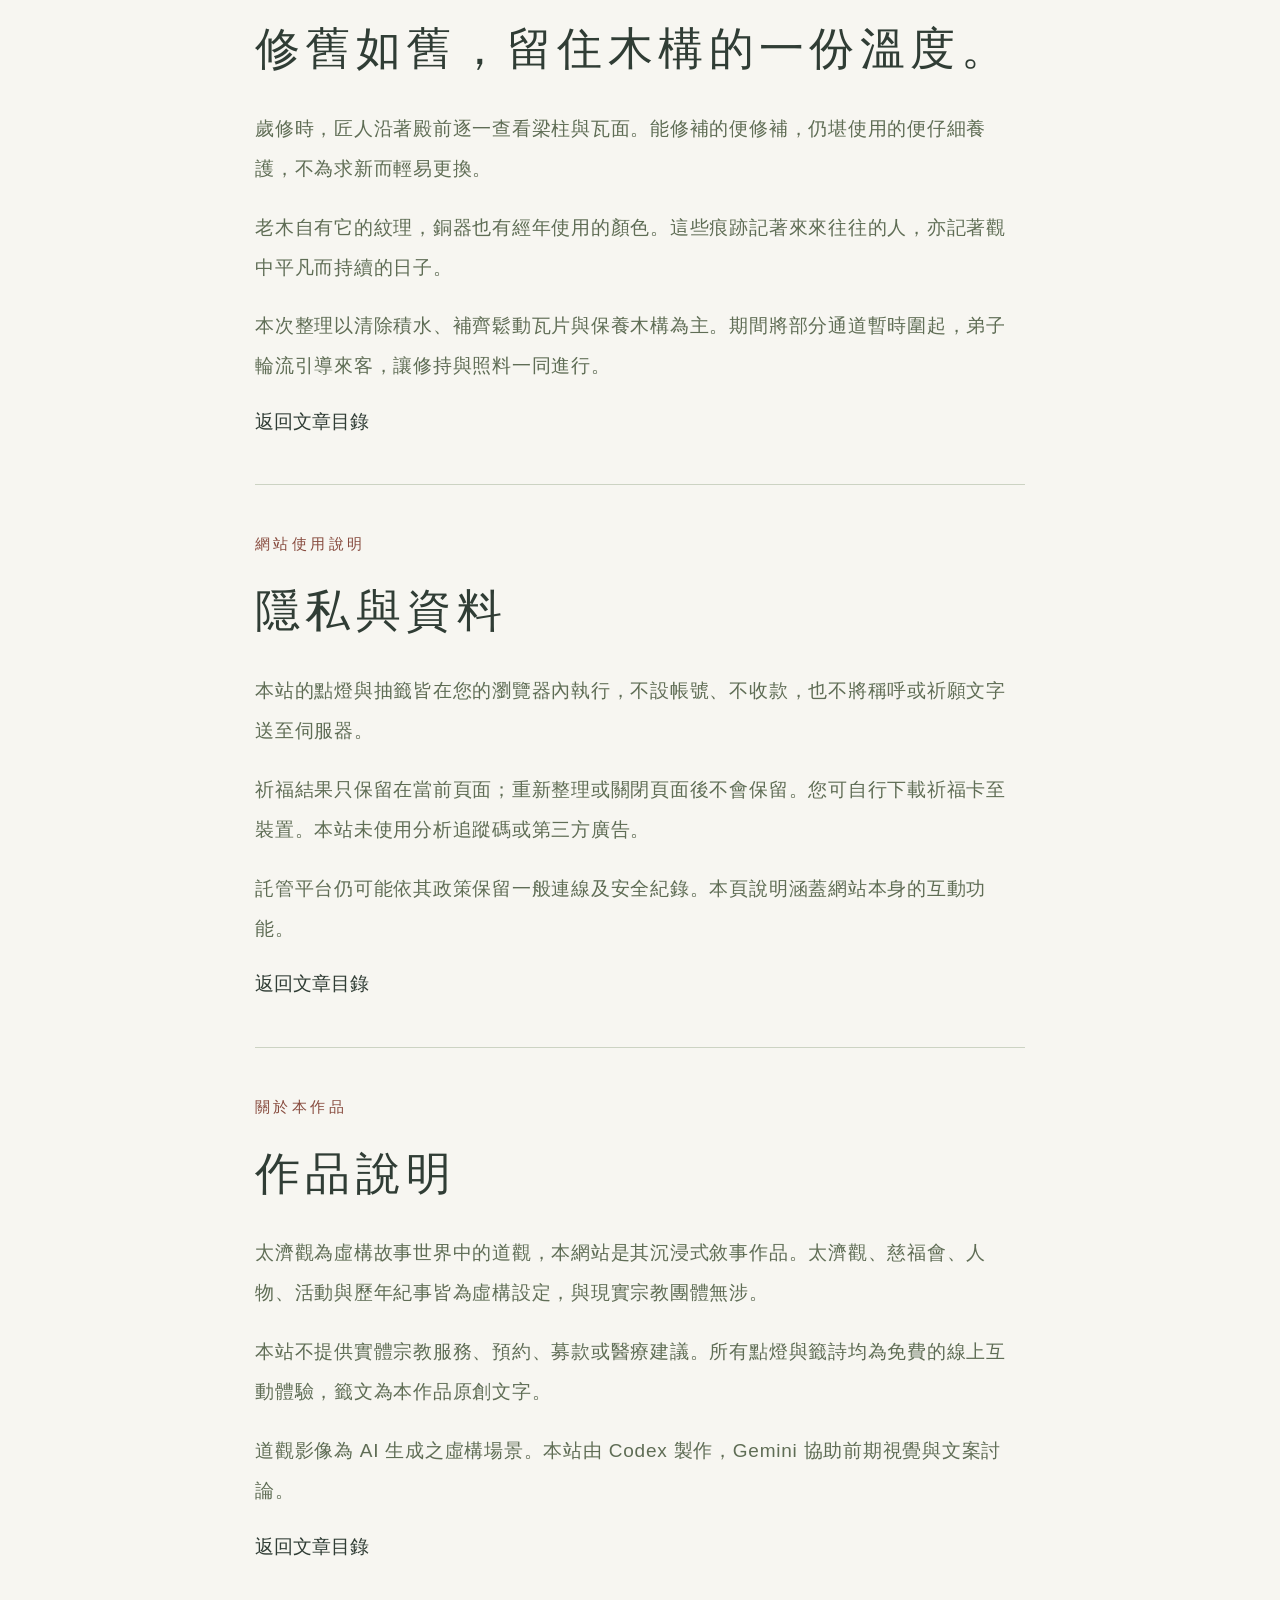
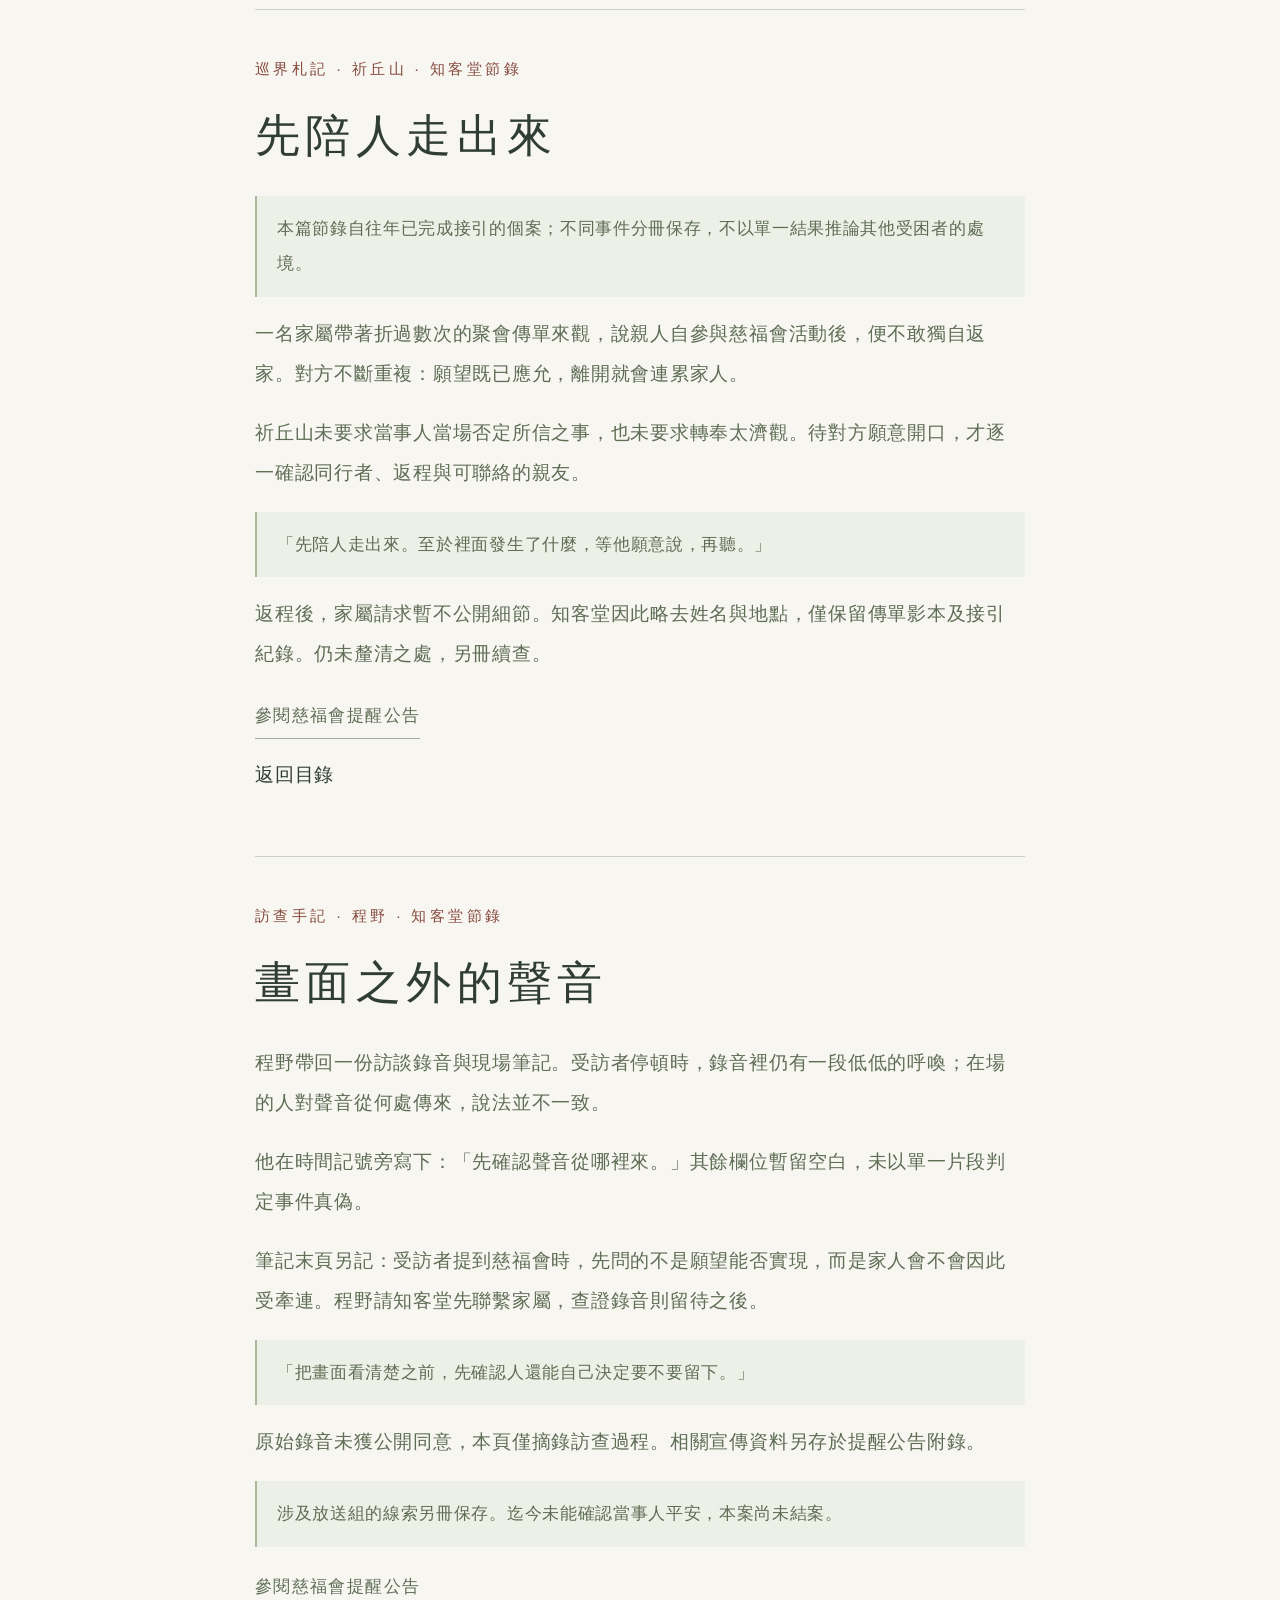
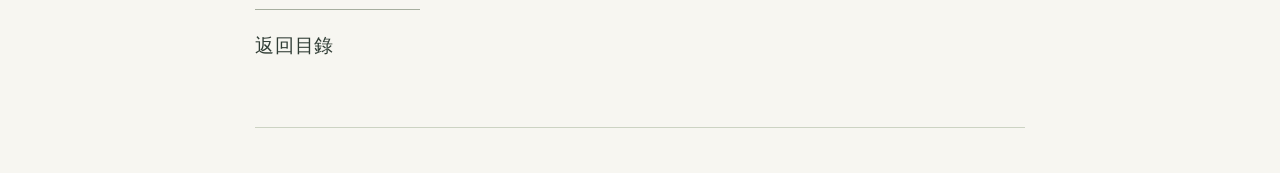
<file: archive.html>
<!doctype html><html lang="zh-Hant"><head><meta charset="utf-8"><meta name="viewport" content="width=device-width,initial-scale=1"><title>公告與紀事｜太濟觀</title><link rel="stylesheet" href="styles.css?v=20261124-r1"></head><body><main style="max-width:820px;padding:45px 25px;margin:auto"><a href="index.html">太濟觀 · 返回首頁</a><h1 style="font-size:36px;white-space:normal">公告與紀事</h1><nav id="contents" aria-label="文章目錄"><ul><li><a href="#cifu">關於「慈福會」祈福活動之提醒</a></li><li><a href="#cifu-record">慈福會公開活動資訊</a></li><li><a href="#return">伴離異常還願聚會，協助信眾返家</a></li><li><a href="#discern">辨明祈福之名，慎防恐嚇斂財</a></li><li><a href="#visits">山下訪查紀事：走近受困的家庭</a></li><li><a href="#morning">晨課之後，掃去庭前一夜落葉。</a></li><li><a href="#wood">修舊如舊，留住木構的一份溫度。</a></li><li><a href="#privacy">隱私與資料</a></li><li><a href="#aboutWork">作品說明</a></li><li><a href="#qi-record">先陪人走出來</a></li><li><a href="#cheng-record">畫面之外的聲音</a></li></ul></nav><article id="cifu" style="padding:45px 0;border-bottom:1px solid #ccd3c3"><p class="eyebrow">除厄公告 · 丙午年秋 · 知客堂</p><h2>關於「慈福會」祈福活動之提醒</h2><div class="article-body"><p>近日，本觀陸續接獲信眾詢問，有以「慈福會」名義舉辦之祈福聚會，宣稱凡有所求，皆可蒙允，並以食用「福果」作為還願儀節。</p><p>本觀提醒諸位善信：祈願當守清明，凡涉及不明食物、私下還願，或要求引介親友參與之活動，宜審慎查證。</p><p class="inset-note">本觀與慈福會並無隸屬或合作關係。保存相關資料，是為辨識活動、協助受困者及追查未明之事；不要求求助者轉奉本觀。</p><h3>請留意以下情形</h3><ul><li>以「不還願便有災厄」之說，要求信眾配合。</li><li>儀式內容與食物來源不明，且不允事先詢問。</li><li>要求保密、隔絕親友，或代為招攬他人入會。</li></ul><p>太濟觀不以靈驗之說與人爭信，亦不以恐懼勸人入觀。若因參與相關儀式而心生疑慮，請先與可信任的親友聯繫，勿獨自承受。</p><p class="inset-note">正信使人心安。任何以信仰為名之要求，皆不應使人失去自由與自主。</p><a class="document-link" href="#cifu-record"><span>相關資料 · 團體公開資訊摘錄</span><strong>慈福會｜萬應白母祈福聚會</strong><span>查看公開活動資料 ＋</span></a></div><a href="#contents">返回文章目錄</a></article><article id="cifu-record" style="padding:45px 0;border-bottom:1px solid #ccd3c3"><p class="eyebrow">除厄公告附錄 · 團體資料摘錄</p><h2>慈福會公開活動資訊</h2><div class="article-body"><p>以下為太濟觀整理之團體活動資訊，供信眾辨識。引用其名稱及宣傳文字，不代表本觀認同或支持其活動。</p><h3>對外使用名稱</h3><p>慈福會。其聚會奉祀「萬應白母」，以求財、求子、祈願健康等名目招攬善信。</p><h3>常見宣傳語</h3><p class="inset-note">「白母慈悲，有求必應。」<br>「白母允杯，萬福入腹。」</p><h3>活動辨識</h3><p>常以線上擲筊、善信感應錄、祈福名單及還願聚會介紹會務，並將特定儀式食物稱為「福果」。</p><p>若所見活動符合以上描述，可返回前篇公告，逐項核對注意事項。</p><figure style="margin:1.5rem 0"><a href="./assets/document-01.png" target="_blank" rel="noopener" aria-label="查看活動傳單原始影本"><img src="./assets/document-01.png" alt="慈福會祈福聚會活動傳單影本" loading="lazy" style="display:block;width:100%;max-width:640px;height:auto;margin:0 auto"></a><figcaption style="margin-top:.75rem;text-align:center">附件一｜慈福會活動傳單影本</figcaption></figure><p class="inset-note">此為團體對外流傳之宣傳資料，供信眾辨識；不代表本觀認同或支持其活動。</p><p><a href="./assets/document-01.png" target="_blank" rel="noopener">查看原始影本 ↗</a></p><a class="text-link" href="#cifu">返回提醒公告 ＋</a></div><a href="#contents">返回文章目錄</a></article><article id="return" style="padding:45px 0;border-bottom:1px solid #ccd3c3"><p class="eyebrow">歷年護民紀錄 · 乙巳年冬</p><h2>伴離異常還願聚會，協助信眾返家</h2><div class="article-body"><p>入冬後，知客堂先後接獲數名家屬求助，表示親友參與私下還願聚會後，因擔憂違背約定而不敢離開，與家人的聯絡亦日漸減少。</p><p>本觀弟子依約赴訪，先聽取當事人意願，再協助與親友取得聯繫。此次相助以平安離開、恢復日常生活為先，不要求任何人轉奉本觀。</p><h3>後續安頓</h3><p>來觀暫歇者，由知客堂備茶飯並協助安排返程。後續關懷透過家屬聯繫，尊重當事人不願公開經歷的心意。</p><p class="inset-note">為保護受助者，本紀錄不公開姓名、住處與可辨識之影像。</p></div><a href="#contents">返回文章目錄</a></article><article id="discern" style="padding:45px 0;border-bottom:1px solid #ccd3c3"><p class="eyebrow">善信提醒 · 甲辰年秋</p><h2>辨明祈福之名，慎防恐嚇斂財</h2><div class="article-body"><p>信仰本為安頓人心，若有人以災厄之說催迫交付財物，或宣稱只有依其命令行事才能保住家人平安，皆應停下查證。</p><h3>本觀守則</h3><p>不以禍福相迫，不以財物衡量虔誠，不要求與親友斷絕來往。對於任何儀式，參與者都有詢問、拒絕與離開的自由。</p><p>遇有疑慮，請保留相關文字與往來紀錄，尋求可信任親友的協助。求助並非失禮，更無須因此自責。</p></div><a href="#contents">返回文章目錄</a></article><article id="visits" style="padding:45px 0;border-bottom:1px solid #ccd3c3"><p class="eyebrow">歷年護民紀錄 · 癸卯年春</p><h2>山下訪查紀事：走近受困的家庭</h2><div class="article-body"><p>春雨初歇，本觀弟子依鄉里邀請下山走訪，聽取多戶家庭對不明祈福聚會的疑慮。</p><p>有長者因接連收到還願催告而不安，也有家屬擔心親人於聚會後逐漸疏遠。訪查以傾聽與陪伴為先，分別整理儀式名目、招攬說法與聯絡方式，交由知客堂留存。</p><p>對尚未釐清之事，本觀不輕下斷語；對已表達求助之人，則以其意願為重，協助恢復與家人的聯繫。</p><p class="inset-note">濟世不在聲名，而在有人需要時，願意多走一段路。</p></div><a href="#contents">返回文章目錄</a></article><article id="morning" style="padding:45px 0;border-bottom:1px solid #ccd3c3"><p class="eyebrow">山中紀事 · 修持札記</p><h2>晨課之後，掃去庭前一夜落葉。</h2><div class="article-body"><p>天尚未全亮，正殿先燃起一盞小燈。晨課循常例開始，山風自簷下穿過，偶爾翻動桌角的紙頁。</p><p>課畢，弟子們各領灑掃。一人清理階前落葉，一人換上新水，廚下則備起清粥。山中修持，總歸在這些不顯眼的日常裡。</p><p>師父說，心浮時不妨先把眼前一件事做好。葉子掃淨了，路便好走；茶水備好了，來者便可坐下。</p><p>近午時分，薄霧散開。庭前又落了幾片葉，留待晚些時候再掃。</p></div><a href="#contents">返回文章目錄</a></article><article id="wood" style="padding:45px 0;border-bottom:1px solid #ccd3c3"><p class="eyebrow">山中紀事 · 觀務隨筆</p><h2>修舊如舊，留住木構的一份溫度。</h2><div class="article-body"><p>歲修時，匠人沿著殿前逐一查看梁柱與瓦面。能修補的便修補，仍堪使用的便仔細養護，不為求新而輕易更換。</p><p>老木自有它的紋理，銅器也有經年使用的顏色。這些痕跡記著來來往往的人，亦記著觀中平凡而持續的日子。</p><p>本次整理以清除積水、補齊鬆動瓦片與保養木構為主。期間將部分通道暫時圍起，弟子輪流引導來客，讓修持與照料一同進行。</p></div><a href="#contents">返回文章目錄</a></article><article id="privacy" style="padding:45px 0;border-bottom:1px solid #ccd3c3"><p class="eyebrow">網站使用說明</p><h2>隱私與資料</h2><div class="article-body"><p>本站的點燈與抽籤皆在您的瀏覽器內執行，不設帳號、不收款，也不將稱呼或祈願文字送至伺服器。</p><p>祈福結果只保留在當前頁面；重新整理或關閉頁面後不會保留。您可自行下載祈福卡至裝置。本站未使用分析追蹤碼或第三方廣告。</p><p>託管平台仍可能依其政策保留一般連線及安全紀錄。本頁說明涵蓋網站本身的互動功能。</p></div><a href="#contents">返回文章目錄</a></article><article id="aboutWork" style="padding:45px 0;border-bottom:1px solid #ccd3c3"><p class="eyebrow">關於本作品</p><h2>作品說明</h2><div class="article-body"><p>太濟觀為虛構故事世界中的道觀，本網站是其沉浸式敘事作品。太濟觀、慈福會、人物、活動與歷年紀事皆為虛構設定，與現實宗教團體無涉。</p><p>本站不提供實體宗教服務、預約、募款或醫療建議。所有點燈與籤詩均為免費的線上互動體驗，籤文為本作品原創文字。</p><p>道觀影像為 AI 生成之虛構場景。本站由 Codex 製作，Gemini 協助前期視覺與文案討論。</p></div><a href="#contents">返回文章目錄</a></article><article id="qi-record" style="padding:45px 0;border-bottom:1px solid #ccd3c3"><p class="eyebrow">巡界札記 · 祈丘山 · 知客堂節錄</p><h2>先陪人走出來</h2><div class="article-body"><p class="inset-note">本篇節錄自往年已完成接引的個案；不同事件分冊保存，不以單一結果推論其他受困者的處境。</p><p>一名家屬帶著折過數次的聚會傳單來觀，說親人自參與慈福會活動後，便不敢獨自返家。對方不斷重複：願望既已應允，離開就會連累家人。</p><p>祈丘山未要求當事人當場否定所信之事，也未要求轉奉太濟觀。待對方願意開口，才逐一確認同行者、返程與可聯絡的親友。</p><p class="inset-note">「先陪人走出來。至於裡面發生了什麼，等他願意說，再聽。」</p><p>返程後，家屬請求暫不公開細節。知客堂因此略去姓名與地點，僅保留傳單影本及接引紀錄。仍未釐清之處，另冊續查。</p><p><a class="text-link" href="#cifu">參閱慈福會提醒公告</a></p></div><p><a href="#contents">返回目錄</a></p></article><article id="cheng-record" style="padding:45px 0;border-bottom:1px solid #ccd3c3"><p class="eyebrow">訪查手記 · 程野 · 知客堂節錄</p><h2>畫面之外的聲音</h2><div class="article-body"><p>程野帶回一份訪談錄音與現場筆記。受訪者停頓時，錄音裡仍有一段低低的呼喚；在場的人對聲音從何處傳來，說法並不一致。</p><p>他在時間記號旁寫下：「先確認聲音從哪裡來。」其餘欄位暫留空白，未以單一片段判定事件真偽。</p><p>筆記末頁另記：受訪者提到慈福會時，先問的不是願望能否實現，而是家人會不會因此受牽連。程野請知客堂先聯繫家屬，查證錄音則留待之後。</p><p class="inset-note">「把畫面看清楚之前，先確認人還能自己決定要不要留下。」</p><p>原始錄音未獲公開同意，本頁僅摘錄訪查過程。相關宣傳資料另存於提醒公告附錄。</p><p class="inset-note">涉及放送組的線索另冊保存。迄今未能確認當事人平安，本案尚未結案。</p><p><a class="text-link" href="#cifu">參閱慈福會提醒公告</a></p></div><p><a href="#contents">返回目錄</a></p></article></main></body></html>
</file>
<file: styles.css>
@charset "UTF-8";
:root{--paper:#f7f6f1;--ink:#303d35;--muted:#737a70;--line:#dcded4;--red:#874b3e;--green:#3a4d3e;--serif:"Noto Serif TC","Songti TC","PMingLiU",serif;--sans:"Noto Sans TC","Microsoft JhengHei",sans-serif}
*{box-sizing:border-box}html{scroll-behavior:smooth;scroll-padding-top:100px}body{margin:0;background:var(--paper);color:var(--ink);font-family:var(--sans);font-size:19px;line-height:1.8}body:has(dialog[open]){overflow:hidden}button,input,textarea,select{font:inherit}button,a,input,summary,textarea,select{-webkit-tap-highlight-color:transparent}button{cursor:pointer}a{color:inherit;text-decoration:none}button{color:inherit}button:disabled{cursor:wait;opacity:.6}img{max-width:100%;display:block}button:focus-visible,a:focus-visible,summary:focus-visible,input:focus-visible,textarea:focus-visible,select:focus-visible{outline:2px solid var(--red);outline-offset:5px}button{border:0}h1,h2,h3,h4,p{margin-top:0}h1,h2,h3,h4{font-family:var(--serif);font-weight:500}h2{font-size:45px;line-height:1.55;letter-spacing:.12em;margin-bottom:24px}p{letter-spacing:.04em}section[id]{scroll-margin-top:30px}[hidden]{display:none!important}.skip{position:fixed;top:-80px;z-index:99;background:var(--paper);padding:10px}.skip:focus{top:0}.site-header{height:96px;padding:0 5%;display:flex;align-items:center;justify-content:space-between;gap:30px;background:rgba(247,246,241,.97);border-bottom:1px solid var(--line);position:sticky;top:0;z-index:20}.brand{display:flex;align-items:center;gap:13px;flex-shrink:0}.brand-seal{font-family:var(--serif);font-size:23px;color:var(--red);border:1.5px solid var(--red);outline:1px solid var(--red);outline-offset:3px;line-height:1.15;padding:3px 5px;transform:rotate(-2deg)}.brand strong{font-family:var(--serif);font-weight:600;font-size:32px;letter-spacing:.18em;line-height:1.3;display:block}.brand small{font-size:12px;letter-spacing:.28em;display:block;margin-top:3px}.site-header nav{display:flex;gap:28px;font-size:17px;letter-spacing:.06em}.site-header nav a{padding:7px 0;position:relative}.site-header nav a:hover{color:var(--red)}.site-header nav a:after{content:"";position:absolute;bottom:0;left:0;width:0;height:1px;background:var(--red);transition:width .25s}.site-header nav a:hover:after{width:100%}.header-ritual{border:1px solid #afb7a9;background:transparent;padding:9px 18px;white-space:nowrap;font-size:17px;letter-spacing:.1em}.header-ritual span{margin-left:14px}.header-ritual:hover{background:var(--green);color:white}.menu-button{display:none}.hero{position:relative;min-height:650px;height:min(740px,calc(100svh - 96px));overflow:hidden;background:#e2e6dc}.hero-photo{position:absolute;inset:0;width:100%;height:100%;object-fit:cover;object-position:60% 62%}.hero-wash{position:absolute;inset:0;background:linear-gradient(90deg,rgba(247,246,241,.98) 0%,rgba(247,246,241,.90) 22%,rgba(247,246,241,.40) 45%,rgba(247,246,241,0) 70%)}.hero-content{position:relative;padding:75px 0 35px 9%;width:62%;z-index:1}.eyebrow{font-size:15px;letter-spacing:.23em;color:var(--red);font-weight:500;margin-bottom:20px;line-height:1.8}.hero .eyebrow{display:flex;align-items:center;gap:15px;color:#5a6658;font-size:15px}.eyebrow>span:empty{display:inline-block;width:28px;height:1px;background:var(--red)}h1{font-size:clamp(56px,5.8vw,84px);line-height:1.5;letter-spacing:.14em;margin:26px 0 18px;white-space:nowrap}h1>span{display:block}.title-dot{color:var(--red);margin-left:-.08em}.hero-copy{color:#566251;font-size:19px;line-height:2.2;letter-spacing:.13em;margin-bottom:27px}.hero-actions{display:flex;align-items:center;gap:30px}.button{display:inline-flex;align-items:center;justify-content:center;gap:22px;padding:14px 25px;letter-spacing:.12em;font-size:18px;min-height:52px;transition:background .2s,transform .2s;border:1px solid transparent}.primary{background:var(--green);color:#fff}.primary:hover{background:#263a2c;transform:translateY(-2px)}.quiet{background:transparent;border-color:#ccd1c7}.quiet:hover{background:#e7eadf}.text-link{background:none;border-bottom:1px solid #a6ae9f;padding:9px 0;display:inline-flex;align-items:center;gap:25px;font-size:17px;letter-spacing:.08em;line-height:1.6}.text-link:hover{color:var(--red);border-color:var(--red)}.hero-foot{display:flex;align-items:center;gap:15px;margin-top:38px}.small-seal{border:1px solid #a77d6b;color:var(--red);font-family:var(--serif);padding:3px 6px;font-size:17px;line-height:1.4;display:inline-block}.hero-foot p{font-size:15px;line-height:1.9;margin:0;color:#65715f}.hero-foot p span{color:#7e8778}.hero-vertical{position:absolute;right:4%;top:70px;writing-mode:vertical-rl;font-family:var(--serif);color:#f7f6f1;font-size:18px;letter-spacing:.25em;text-shadow:0 1px 5px #263a2c}.hero-bottom{position:absolute;bottom:30px;right:4%;color:white;display:flex;gap:32px;align-items:center;font-size:15px;letter-spacing:.22em;text-shadow:0 1px 5px #263a2c}.hero-bottom span{font-size:27px}.notice-strip{display:flex;align-items:center;gap:30px;min-height:78px;padding:14px 9%;background:#eceee6;border-bottom:1px solid #dce0d5;font-size:17px}.notice-label{color:var(--red);font-size:15px;letter-spacing:.18em;border-right:1px solid #c3cabb;padding-right:28px;white-space:nowrap}.notice-strip>a{flex:1}.notice-strip>a:hover{color:var(--red)}.strip-date{font-size:15px;color:#747e70}.round-link{border:1px solid #cbd0c2;border-radius:50%;width:32px;height:32px;background:transparent;display:flex;align-items:center;justify-content:center;flex-shrink:0}.round-link:hover{background:var(--green);color:#fff}.section,.section-block{max-width:1440px;margin:auto;padding:95px 9%}.about{display:grid;grid-template-columns:65px 1fr 230px;gap:48px;padding-top:100px;padding-bottom:100px}.section-side{border-right:1px solid var(--line)}.section-side .eyebrow{font-size:14px}.vertical-text{writing-mode:vertical-rl;font-family:var(--serif);font-size:19px;letter-spacing:.23em;color:#7c8575;margin:35px 0}.subtle{color:#7c8575;font-size:14px}.about-main h2{font-size:41px}.about-columns{display:grid;grid-template-columns:1fr 1fr;gap:28px}.about-columns p{font-size:17px;line-height:2.1;color:#6b7468;margin-bottom:20px}.about-rule{display:flex;gap:18px;align-items:center;color:#586650;font-family:var(--serif);font-size:20px;letter-spacing:.22em}.about-rule i{height:1px;width:22px;background:#c9cdbf}.daily{border:1px solid var(--line);position:relative;text-align:center;padding:32px 20px;background:linear-gradient(145deg,#eff0e7,transparent)}.daily .eyebrow{font-size:14px;color:#78816f}.daily blockquote{position:relative;font-family:var(--serif);font-size:33px;line-height:1.8;letter-spacing:.17em;margin:25px 0 14px;z-index:1}.daily p{font-size:15px;color:#7d8574;line-height:2}.daily-mark{font-size:13px;letter-spacing:.13em;color:#89917e}.ink-circle{width:140px;height:140px;border:9px solid rgba(126,139,106,.09);border-radius:50%;position:absolute;top:90px;left:50%;transform:translateX(-50%) rotate(-20deg);border-right-width:2px;border-bottom-width:4px}.practice{padding-top:75px;background:#edf0e7;border-top:1px solid #e2e6dc;border-bottom:1px solid #e2e6dc;max-width:none}.section-heading{display:flex;align-items:end;justify-content:space-between;gap:35px;margin-bottom:38px}.section-heading h2{margin:0;font-size:39px}.section-heading .eyebrow{margin-bottom:10px;font-size:14px}.section-heading>p,.section-note{font-size:17px;color:#788170;margin:0;line-height:2}.practice-grid{display:grid;grid-template-columns:1fr 1fr;gap:24px;max-width:1180px;margin:auto}.ritual-card{position:relative;min-height:345px;padding:36px 38px;overflow:hidden;border:1px solid #d3d9cb;background:#f6f7f1}.fortune-card{background:#e3e8dd;border-color:#cfd7c7}.ritual-copy{position:relative;z-index:2;width:70%}.card-kicker{font-size:14px;letter-spacing:.22em;color:#8a7b5e}.ritual-card h3{font-size:37px;margin:12px 0;letter-spacing:.17em}.ritual-card p{font-size:17px;color:#727b68;line-height:2}.ritual-card small{display:block;font-size:14px;color:#909781;margin-top:20px;letter-spacing:.13em}.card-watermark{position:absolute;right:-9px;bottom:-58px;font-family:var(--serif);font-size:190px;color:#51634a;opacity:.035}.lamp-art{position:absolute;width:150px;height:215px;right:30px;bottom:38px}.halo{position:absolute;width:135px;height:135px;left:7px;top:-3px;border-radius:50%;background:radial-gradient(ellipse,#f6d3944a,transparent 68%)}.flame{position:absolute;width:17px;height:42px;top:26px;left:68px;transform:rotate(7deg);border-radius:80% 20% 60% 40%;background:linear-gradient(0deg,#bd8234,#f3bf64 55%,#fff4c9);box-shadow:0 0 30px #f3c87470}.wick{position:absolute;width:2px;height:15px;background:#7f5b34;left:75px;top:66px}.bowl{position:absolute;top:81px;left:13px;width:128px;height:42px;background:linear-gradient(90deg,#68644a,#a6a07a 45%,#726d4d);border-radius:3px 3px 65px 65px;box-shadow:inset 0 4px 0 #b6b294}.stem{position:absolute;top:116px;left:67px;width:20px;height:66px;background:linear-gradient(90deg,#777255,#b3ad8c,#777255);clip-path:polygon(10% 0,90% 0,70% 80%,100% 100%,0 100%,30% 80%)}.base{position:absolute;top:181px;left:31px;width:93px;height:15px;background:linear-gradient(90deg,#777255,#b3ad8c,#777255);border-radius:50% 50% 2px 2px;box-shadow:0 10px 10px #49573d15}.fortune-art{position:absolute;width:115px;height:205px;right:37px;bottom:40px;transform:rotate(8deg)}.fortune-cup{position:absolute;bottom:5px;width:100px;height:112px;left:9px;background:linear-gradient(90deg,#7b5b3d,#ab8b60 40%,#7d603e);border:1px solid #705538;border-radius:7px 7px 30px 30px;box-shadow:inset 0 8px 0 #55432c,0 14px 15px #49573d10}.fortune-cup:after{content:"";position:absolute;inset:12px 8px 10px;border:1px solid #c4aa79;border-radius:3px 3px 22px 22px;opacity:.5}.fortune-cup span{position:absolute;top:28px;left:39px;font-family:var(--serif);color:#e5d7b8;font-size:22px;line-height:1.5;z-index:1}.fortune-art i{position:absolute;top:0;height:145px;width:12px;background:linear-gradient(90deg,#b49667,#e1c58e,#c4a16a);border:1px solid #ae8b53;left:50px;border-top:17px solid #936449;border-radius:3px;transform-origin:50% 100%}.fortune-art i:nth-child(1){transform:rotate(-15deg);top:14px}.fortune-art i:nth-child(2){transform:rotate(-5deg);top:0}.fortune-art i:nth-child(3){transform:rotate(7deg);top:4px}.fortune-art i:nth-child(4){transform:rotate(17deg);top:18px}.fortune-art i:nth-child(5){transform:rotate(27deg);top:26px}.notices{padding-top:95px}.notice-layout{display:grid;grid-template-columns:.9fr 1.35fr;gap:45px}.featured-notice{background:#f0ede5;border:1px solid #dfdbcf;padding:30px 32px;position:relative;overflow:hidden}.featured-notice>div{display:flex;justify-content:space-between;align-items:center;gap:10px}.tag{font-size:14px;border:1px solid #bfa194;color:var(--red);padding:2px 8px;letter-spacing:.1em}.article-date{font-size:14px;color:#908878}.featured-notice h3{font-size:31px;line-height:1.8;letter-spacing:.09em;margin:25px 0 17px}.featured-notice p{font-size:17px;color:#7c796d;line-height:2;position:relative;z-index:1}.featured-notice .text-link{margin-top:8px;position:relative;z-index:1}.featured-seal{position:absolute;font-family:var(--serif);color:#89523a;border:3px double currentColor;right:30px;bottom:25px;font-size:31px;letter-spacing:.08em;padding:3px 8px;transform:rotate(-12deg);opacity:.1}.archive-top{display:flex;justify-content:space-between;align-items:center;border-bottom:1px solid var(--line);padding:0 0 18px;gap:15px}.archive-top h3{margin:0;font-size:21px;white-space:nowrap}.filters{display:flex;gap:12px;flex-wrap:wrap}.filters button{background:transparent;padding:3px 0;font-size:15px;color:#7a8174;border-bottom:1px solid transparent}.filters button[aria-pressed=true]{color:var(--red);border-color:var(--red)}.archive-row{display:grid;grid-template-columns:54px 1fr 28px;align-items:center;gap:19px;padding:22px 0;border-bottom:1px solid var(--line)}.year{font-family:var(--serif);font-size:25px;color:#7c856c;letter-spacing:.1em;text-align:center;line-height:1.4}.year span{display:block;font-family:var(--sans);font-size:14px;margin-top:6px;color:#8e9685}.row-type{font-size:13px;color:#8d957f;letter-spacing:.12em}.archive-row h4{font-size:20px;line-height:1.6;margin:5px 0}.archive-row h4 button{font:inherit;text-align:left;background:none;padding:0}.archive-row h4 button:hover{color:var(--red)}.archive-row p{font-size:15px;color:#8c9385;margin:0}.archive-row .round-link{width:28px;height:28px}.journal{padding-top:0}.journal-layout{display:grid;grid-template-columns:1fr 1fr;gap:40px}.journal-image{position:relative;min-height:310px;overflow:hidden}.journal-image img{width:100%;height:100%;object-fit:cover;object-position:right bottom;filter:saturate(.75)}.journal-image span{position:absolute;bottom:22px;left:24px;font-family:var(--serif);font-size:17px;letter-spacing:.15em;color:white;text-shadow:0 2px 5px #303d35}.journal-list{display:grid;grid-template-columns:1fr 1fr;gap:26px}.journal-list>button{background:transparent;text-align:left;border-top:1px solid #b8c0ac;padding:25px 0 0}.journal-list>button:hover h3{color:var(--red)}.journal-list span{font-size:14px;color:#8a7b5e;letter-spacing:.12em}.journal-list h3{font-size:25px;line-height:1.9;letter-spacing:.04em;margin:19px 0}.journal-list p{font-size:16px;color:#858d7e}.journal-list b{font-size:15px;font-weight:400;display:inline-block;margin-top:18px;border-bottom:1px solid #bac2af;padding:5px 0}.visit{display:grid;grid-template-columns:.8fr 1.2fr;gap:60px;border-top:1px solid var(--line);padding-top:75px;padding-bottom:80px}.visit h2{font-size:39px}.visit-intro{font-size:17px;color:#7a8372;line-height:2}.visit-seal{font-family:var(--serif);font-size:31px;letter-spacing:.2em;color:#a5987e;margin-top:30px}.faq details{border-bottom:1px solid var(--line);padding:17px 0}.faq details:first-child{padding-top:0}.faq summary{cursor:pointer;font-family:var(--serif);font-size:21px;list-style:none;position:relative;padding-right:25px}.faq summary::-webkit-details-marker{display:none}.faq summary:after{content:"＋";position:absolute;right:0;color:#8a967d;font-family:var(--sans)}.faq details[open] summary:after{content:"−"}.faq p{font-size:17px;color:#7e8775;line-height:2.1;margin:15px 20px 0 0}footer{padding:46px 9% 24px;background:#e9ede3;border-top:1px solid #dae0d2}.footer-top{display:flex;align-items:center;justify-content:space-between;padding-bottom:35px;gap:30px}.footer-top p{font-family:var(--serif);font-size:19px;letter-spacing:.13em;margin:0}.footer-top p span{font-family:var(--sans);font-size:15px;color:#88917e;letter-spacing:.05em}.back-top{font-size:15px;border-bottom:1px solid #aeb9a2;padding:8px 0}.footer-bottom{display:flex;justify-content:space-between;gap:20px;border-top:1px solid #d0d9c5;padding-top:20px;font-size:14px;color:#89937e}.footer-bottom div{display:flex;align-items:center;gap:22px}.footer-bottom button{background:none;font-size:14px;padding:3px 0;color:#6c7860}.footer-bottom button:hover{color:var(--red)}
dialog{border:1px solid #d4d9cb;background:var(--paper);color:var(--ink);padding:45px;max-height:90svh;width:min(560px,calc(100% - 30px));overflow-y:auto;box-shadow:0 25px 100px #18291c30}dialog::backdrop{background:#17251bc2;backdrop-filter:blur(5px)}.dialog-close{position:absolute;right:15px;top:10px;background:none;font-size:33px;color:#87927c;width:40px;height:40px;line-height:1}.dialog-close:hover{color:var(--red)}.dialog-head{text-align:center;border-bottom:1px solid var(--line);padding-bottom:18px;margin-bottom:24px}.dialog-head .eyebrow{font-size:14px;margin-bottom:8px}.dialog-head h2{font-size:35px;margin-bottom:10px}.dialog-head p{font-size:17px;color:#87917c;margin:0}form>label,#fortune-start>label{display:block;font-size:17px;margin:15px 0 7px}form>label span{font-size:14px;color:#909882;margin-left:8px}input[type=text],input:not([type]),textarea,select{width:100%;border:1px solid #cbd3c1;padding:11px 13px;background:#fbfbf7;border-radius:0;color:var(--ink);font-size:19px}input::placeholder,textarea::placeholder{color:#8c9582;font-size:17px}textarea{resize:vertical}fieldset{border:0;padding:0;margin:20px 0}legend{font-size:17px;margin-bottom:9px}.wish-options{display:grid;grid-template-columns:1fr 1fr;gap:9px}.wish-options label{position:relative;cursor:pointer}.wish-options input{position:absolute;opacity:0;width:100%;height:100%;margin:0}.wish-options span{display:block;border:1px solid #d3dac9;padding:8px;text-align:center;font-size:17px}.wish-options input:checked+span{background:#e6ecdf;border-color:#75876a}.wish-options input:focus-visible+span{outline:2px solid var(--red);outline-offset:2px}.form-note{font-size:15px;color:#818d75;line-height:1.8;text-align:center;margin:14px 0}.form-error{font-size:17px;color:var(--red);margin:12px 0 0}.wide{width:100%}#lamp-result,#fortune-result{text-align:center}.result-lamp{position:relative;right:auto;bottom:auto;margin:-10px auto 0;transform:scale(.85);height:200px}.result-kicker{font-size:14px;letter-spacing:.3em;color:var(--red);margin:0 0 12px}#blessing-name{font-size:29px;letter-spacing:.1em;margin:0 0 10px}#blessing-wish{font-family:var(--serif);font-size:23px}#blessing-message{font-size:17px;color:#75816a;overflow-wrap:anywhere}.blessing-copy{font-size:17px;color:#7b886f;margin:22px 0}.result-lamp .flame{animation:breathe 2s ease-in-out infinite}#lamp-result .button{font-size:16px;gap:5px;padding:11px 17px}.dialog-fortune{position:relative;bottom:auto;right:auto;margin:15px auto;height:210px}.dialog-fortune.drawing{animation:shake .24s ease-in-out infinite}.dialog-fortune+.button{margin-top:25px}select{appearance:none;background-image:url("data:image/svg+xml,%3Csvg xmlns='http://www.w3.org/2000/svg' width='20' height='20'%3E%3Cpath d='m5 7 5 5 5-5' fill='none' stroke='%235d7052'/%3E%3C/svg%3E");background-repeat:no-repeat;background-position:right 12px center;padding-right:40px;margin-bottom:16px}.fortune-number{display:inline-block;border:1px solid #b68e79;color:var(--red);font-family:var(--serif);font-size:18px;padding:4px 12px;margin-top:10px}#fortune-title{font-size:32px;letter-spacing:.2em;margin:18px 0}.poem{font-family:var(--serif);font-size:26px;line-height:2.1;letter-spacing:.2em;white-space:pre-line;margin:20px 0;padding:10px 0}.result-caption{font-size:16px;color:#7d886f}.fortune-explanation{border-top:1px solid var(--line);border-bottom:1px solid var(--line);padding:15px 0;text-align:left}.fortune-explanation summary{cursor:pointer;text-align:center;font-size:18px}.fortune-explanation p{font-size:17px;color:#728163;margin:15px 0 0;line-height:2}.article-dialog{width:min(760px,calc(100% - 30px));padding:55px 58px}.article-dialog h2{font-size:35px;line-height:1.7;letter-spacing:.05em;margin:15px 0 28px}.article-body p{font-size:19px;line-height:2.1;color:#5f6d55}.article-body h3{font-size:24px;margin:25px 0 10px}.article-body ul{padding-left:24px;line-height:2}.article-body .document-link{display:block;text-align:left;border:1px solid #d8d4c7;background:#efeee5;padding:20px;width:100%;margin:30px 0 10px}.document-link strong{font-family:var(--serif);display:block;font-size:23px;margin:5px 0}.document-link span{font-size:15px;color:#8b836d}.document-link:hover{border-color:#a69c85}.article-body .inset-note{border-left:2px solid #abb79b;padding:15px 20px;background:#edf0e6;font-size:17px}.article-footer{display:flex;align-items:center;gap:12px;border-top:1px solid var(--line);padding-top:25px;margin-top:35px;font-size:15px;color:#8a957d}.close-article{margin-left:auto;font-size:15px}.noscript{padding:15px;background:#fff4d4;color:#333;position:fixed;bottom:0;width:100%;text-align:center;z-index:100}@keyframes breathe{50%{transform:scale(.95,1.08) rotate(-3deg);opacity:.8}}@keyframes shake{25%{transform:rotate(-7deg)}75%{transform:rotate(15deg)}}
@media(min-width:1600px){.hero-content{padding-left:max(9%,calc((100vw - 1180px)/2))}.practice{padding-left:max(9%,calc((100vw - 1180px)/2));padding-right:max(9%,calc((100vw - 1180px)/2))}}
@media(max-width:1150px){.site-header{gap:20px;padding:0 4%;height:82px}.site-header nav{gap:18px;font-size:16px}.brand strong{font-size:28px}.header-ritual{padding:8px 12px}.section,.section-block{padding-left:6%;padding-right:6%}.hero-content{padding-left:7%;padding-top:65px;width:65%}.hero{min-height:620px}.hero-foot{margin-top:30px}.about{grid-template-columns:40px 1fr 200px;gap:30px}.ritual-card{padding:30px 26px}.lamp-art{right:18px;transform:scale(.88);transform-origin:bottom right}.fortune-art{right:24px;transform:rotate(8deg) scale(.9);transform-origin:bottom right}.notice-layout{gap:28px}.filters{gap:8px}.archive-top{align-items:flex-start;flex-direction:column;gap:10px}.archive-row{padding:17px 0}.journal-list h3{font-size:23px}.journal-layout{gap:30px}.hero-copy{font-size:18px}}
@media(max-width:850px){.site-header nav{gap:14px;font-size:15px}.header-ritual{display:none}.about{grid-template-columns:1fr 180px;gap:30px}.section-side{display:none}.about-columns{grid-template-columns:1fr;gap:0}.about-columns p{margin-bottom:15px}.hero-content{width:80%}.hero-photo{object-position:64%}.hero-wash{background:linear-gradient(90deg,rgba(247,246,241,.96),rgba(247,246,241,.75) 35%,rgba(247,246,241,.1) 90%)}.practice-grid{gap:16px}.ritual-card{padding:25px 22px;min-height:330px}.ritual-card h3{font-size:31px}.ritual-card p{font-size:16px}.ritual-copy{width:80%}.lamp-art{right:6px;opacity:.75;transform:scale(.7)}.fortune-art{right:10px;opacity:.65;transform:rotate(8deg) scale(.75)}.notice-layout{grid-template-columns:1fr}.featured-notice{padding:28px}.featured-notice h3 br{display:none}.featured-notice p{max-width:560px}.archive-top{flex-direction:row;align-items:center;margin-top:10px}.archive-row{padding:22px 0}.journal-layout{grid-template-columns:1fr}.journal-image{height:320px}.journal-image img{object-position:right 60%}.journal-list{gap:36px}.journal-list>button{padding-top:20px}.journal-list h3 br{display:none}.visit{gap:35px}.section-heading>p{font-size:15px}.footer-top{gap:20px}.footer-bottom{flex-wrap:wrap}.footer-bottom div{gap:18px}}
@media(max-width:600px){html{scroll-padding-top:78px}.site-header{height:76px;padding:0 22px}.brand{gap:10px}.brand-seal{font-size:18px;padding:2px 4px}.brand strong{font-size:27px}.brand small{font-size:11px}.menu-button{display:flex;gap:13px;align-items:center;background:none;font-size:16px;padding:10px 0 10px 15px}.menu-button span{font-size:23px}.site-header nav{position:absolute;left:0;right:0;top:76px;background:var(--paper);display:none;border-bottom:1px solid var(--line);padding:12px 24px 22px;box-shadow:0 20px 20px #2535220d}.site-header nav.open{display:flex;flex-direction:column;gap:0}.site-header nav a{font-size:19px;padding:12px 0;border-bottom:1px solid #e8eadf}.hero{height:710px;min-height:0;max-height:none}.hero-photo{object-position:65% bottom;height:100%}.hero-wash{background:linear-gradient(180deg,rgba(247,246,241,.97) 0%,rgba(247,246,241,.90) 30%,rgba(247,246,241,.40) 58%,rgba(247,246,241,0) 80%)}.hero-content{padding:38px 28px 0;width:100%}.hero .eyebrow{font-size:13px;letter-spacing:.13em;gap:10px}.hero h1{font-size:52px;letter-spacing:.13em;line-height:1.45;margin:24px 0 15px}.hero-copy{font-size:16px;line-height:2.1;letter-spacing:.08em;margin-bottom:21px}.hero-actions{gap:21px}.hero-actions .button{font-size:16px;padding:12px 16px;gap:10px;min-height:48px}.hero-actions .text-link{font-size:15px;gap:12px}.hero-foot{margin-top:25px}.hero-foot p{font-size:14px}.hero-vertical{top:auto;bottom:75px;right:22px;font-size:15px;letter-spacing:.15em}.hero-bottom{right:24px;bottom:20px;font-size:13px}.notice-strip{padding:18px 23px;gap:12px;min-height:76px}.notice-label{font-size:13px;letter-spacing:.1em;padding-right:12px}.notice-strip>a{font-size:15px;line-height:1.8}.strip-date{display:none}.notice-strip .round-link{width:25px;height:25px}.section,.section-block{padding:58px 25px}.about{display:block}.about-main h2{font-size:34px;letter-spacing:.1em}.about-columns p{font-size:17px;line-height:2.1;margin-bottom:17px}.about-rule{font-size:19px;gap:14px;margin-top:23px}.about-rule i{width:15px}.daily{margin-top:35px;padding:25px;text-align:left;display:grid;grid-template-columns:1fr 1fr;gap:0 15px}.daily .eyebrow{grid-column:1 / -1;margin-bottom:10px}.daily blockquote{font-size:28px;line-height:1.6;margin:0}.daily p{align-self:center;margin:0}.daily-mark{grid-column:1 / -1;text-align:right;margin-top:15px}.ink-circle{left:65px;top:30px;width:100px;height:100px;transform:none}.section-heading{display:block;margin-bottom:28px}.section-heading h2{font-size:33px}.section-heading .eyebrow{font-size:13px}.section-heading>p{margin-top:15px;font-size:16px}.practice-grid{grid-template-columns:1fr;gap:18px}.ritual-card{padding:30px;min-height:300px}.ritual-card h3{font-size:34px}.ritual-card p{font-size:17px}.ritual-copy{width:80%}.lamp-art{right:17px;bottom:30px;transform:scale(.77);opacity:.9}.fortune-art{right:20px;bottom:25px;transform:rotate(8deg) scale(.85);opacity:.9}.ritual-card small{margin-top:17px}.notice-layout{gap:28px}.featured-notice{padding:25px}.featured-notice h3{font-size:28px;line-height:1.8;margin-top:20px}.featured-notice h3 br{display:block}.featured-notice p{font-size:16px}.archive-top{display:block}.archive-top h3{margin-bottom:12px}.filters{gap:22px}.filters button{font-size:16px}.archive-row{grid-template-columns:38px 1fr 25px;gap:12px;padding:22px 0}.archive-row h4{font-size:19px}.archive-row p{font-size:15px;line-height:1.8}.year{font-size:23px}.row-type{font-size:13px}.archive-row .round-link{width:25px;height:25px}.journal{padding-top:0}.section-note{display:block;margin-top:14px;font-size:15px}.journal-image{height:260px;min-height:0}.journal-image span{font-size:15px;bottom:20px;left:20px}.journal-list{gap:23px}.journal-list h3{font-size:22px;line-height:1.9;margin:15px 0}.journal-list h3 br{display:block}.journal-list p{font-size:15px}.journal-list b{font-size:14px;margin-top:6px}.visit{display:block}.visit h2{font-size:33px}.visit-seal{display:none}.faq{margin-top:30px}.faq summary{font-size:19px}.faq p{font-size:16px}.visit-intro{font-size:16px}footer{padding:35px 25px 22px}.footer-top{flex-wrap:wrap;position:relative;gap:25px}.footer-top p{font-size:18px;width:100%;line-height:2}.back-top{position:absolute;top:10px;right:0;font-size:14px}.footer-bottom{font-size:13px;gap:10px}.footer-bottom div{flex-wrap:wrap;gap:16px}.footer-bottom button{font-size:14px}.footer-bottom div>span{font-size:13px}dialog{padding:36px 25px;max-height:92svh}.dialog-head h2{font-size:32px}.dialog-head p{font-size:16px}.article-dialog{padding:45px 26px 30px}.article-dialog h2{font-size:29px}.article-body p{font-size:18px}.article-footer{gap:9px}.close-article{font-size:14px}.article-dialog .eyebrow{font-size:13px}.poem{font-size:24px;letter-spacing:.1em}.form-note{font-size:14px}.button{font-size:17px}#lamp-result .button{padding:11px 12px;font-size:15px}.result-lamp{transform:scale(.85);opacity:1}}
.traveler{border-top:1px solid var(--line);padding-top:75px;padding-bottom:90px;background:linear-gradient(110deg,#eeeee5,var(--paper) 65%);margin-bottom:85px}
.traveler-layout{display:grid;grid-template-columns:minmax(0,.85fr) minmax(0,1fr);gap:70px;align-items:center}
.traveler-portrait{margin:0;min-width:0}.portrait-window{position:relative;aspect-ratio:652/880;overflow:hidden;background:#e2e5da;border:1px solid #cdd2c3}.portrait-window img{position:absolute;top:-.5%;left:-85.89%;width:256.45%;height:auto;max-width:none}
.traveler-portrait figcaption{display:flex;justify-content:space-between;gap:12px;padding-top:15px;font-size:14px;color:#5d6857;letter-spacing:.08em}
.traveler-copy{min-width:0}.traveler-copy h2{font-size:38px;line-height:1.7;letter-spacing:.07em;margin:12px 0 18px}.traveler-name-divider{color:#a48769}.traveler-copy>p:not(.eyebrow){font-size:18px;line-height:2.1;color:#5d6857}.traveler-copy .traveler-lead{font-family:var(--serif);font-size:23px!important;color:var(--ink)!important;letter-spacing:.13em;margin-bottom:22px}.traveler-follow{border-top:1px solid #d4dacb;margin-top:28px;padding-top:26px}.traveler-follow .button{font-size:18px;max-width:100%}.traveler-link-note{display:block;font-size:14px;color:#5d6857;letter-spacing:.05em;margin-top:12px}
@media(max-width:1250px){.header-ritual{display:none}}
@media(max-width:1050px){.menu-button{display:flex;gap:13px;align-items:center;background:none;font-size:16px;padding:10px 0 10px 15px}.menu-button span{font-size:23px}.site-header nav{position:absolute;left:0;right:0;top:100%;background:var(--paper);display:none;border-bottom:1px solid var(--line);padding:12px 24px 22px;box-shadow:0 20px 20px #2535220d;max-height:calc(100dvh - 82px);overflow-y:auto}.site-header nav.open{display:flex;flex-direction:column;gap:0}.site-header nav a{font-size:19px;padding:12px 0;border-bottom:1px solid #e8eadf}.traveler-layout{gap:35px}.traveler-copy h2{font-size:32px}}
@media(max-width:700px){.traveler-layout{grid-template-columns:1fr;gap:32px}.traveler-portrait{max-width:440px;width:100%;margin:auto}.traveler{margin-bottom:0;padding-top:58px;padding-bottom:58px}.traveler-copy h2{font-size:29px;letter-spacing:.04em}.traveler-copy>p:not(.eyebrow){font-size:17px}.traveler-copy .traveler-lead{font-size:21px!important}.traveler-portrait figcaption{font-size:13px}.traveler-follow .button{font-size:17px}.traveler+.journal{padding-top:58px}}
/* Keep secondary text readable on the pale paper surfaces. */
.hero-foot p,.hero-foot p span,.strip-date,.subtle,.vertical-text,.daily .eyebrow,.daily p,.daily-mark,.section-heading>p,.section-note,.ritual-card p,.ritual-card small,.article-date,.filters button,.row-type,.archive-row p,.year span,.journal-list p,.visit-intro,.faq p,.footer-top p span,.footer-bottom,.footer-bottom button,.dialog-head p,form>label span,.form-note,.result-caption,.blessing-copy,.article-footer{color:#5d6857}
.card-kicker,.journal-list>button>span{color:#756346}
input::placeholder,textarea::placeholder{color:#66715e}
#blessing-name,#blessing-message{overflow-wrap:anywhere}
@media(max-width:600px){.site-header nav{max-height:calc(100dvh - 76px);overflow-y:auto}}
@media(prefers-reduced-motion:reduce){html{scroll-behavior:auto}*,*:before,*:after{animation:none!important;transition:none!important}}




.mentor{margin-bottom:0}.mentor-portrait{aspect-ratio:652/880;overflow:hidden;border:1px solid #cdd2c3;background:#303d35}.mentor-portrait img{width:100%;height:100%;object-fit:cover;object-position:center 35%}.traveler-copy .mentor-status{display:inline-block;font-size:15px!important;letter-spacing:.18em;border:1px solid #aeb7a4;padding:3px 14px;color:#5d6857;margin-bottom:24px}.mentor+.traveler{border-top:0}

/* Article chrome stays in place while the article itself scrolls. */
.article-dialog{padding:0;overflow:hidden;max-height:90svh}
.article-toolbar{display:flex;justify-content:flex-end;padding:7px 12px;border-bottom:1px solid var(--line);background:var(--paper)}
.article-toolbar .dialog-close{position:static;min-width:44px;min-height:44px}
.article-scroll{padding:20px 58px 35px;max-height:calc(90svh - 60px);overflow-y:auto;overscroll-behavior:contain;scrollbar-gutter:stable;overflow-wrap:anywhere}
.article-scroll:focus-visible{outline:2px solid var(--red);outline-offset:-3px}
.people-nav{position:relative}
.people-nav summary{cursor:pointer;list-style:none;display:flex;align-items:center;gap:8px}
.people-nav summary::-webkit-details-marker{display:none}
.people-nav summary:after{content:'⌄';font-size:.85em}
.people-links{position:absolute;top:calc(100% + 16px);left:-18px;min-width:220px;display:flex;flex-direction:column;gap:0!important;padding:10px 18px;background:var(--paper);border:1px solid var(--line);box-shadow:0 12px 25px #25352218;z-index:20}
.people-links a{display:block;padding:10px 0;white-space:nowrap}
.person-record{margin:20px 0}
.person-record .text-link{font-size:17px;letter-spacing:.04em}
@media(max-width:1050px){.people-nav{width:100%}.people-nav summary{font-size:19px;padding:12px 0;border-bottom:1px solid #e8eadf}.people-links{position:static;border:0;box-shadow:none;padding:0 0 8px 18px}.people-links a{font-size:17px!important}}
@media(max-width:600px){.article-dialog{padding:0;max-height:92svh}.article-scroll{padding:15px 24px 28px;max-height:calc(92svh - 60px)}.person-record .text-link{font-size:16px}}
</file>
